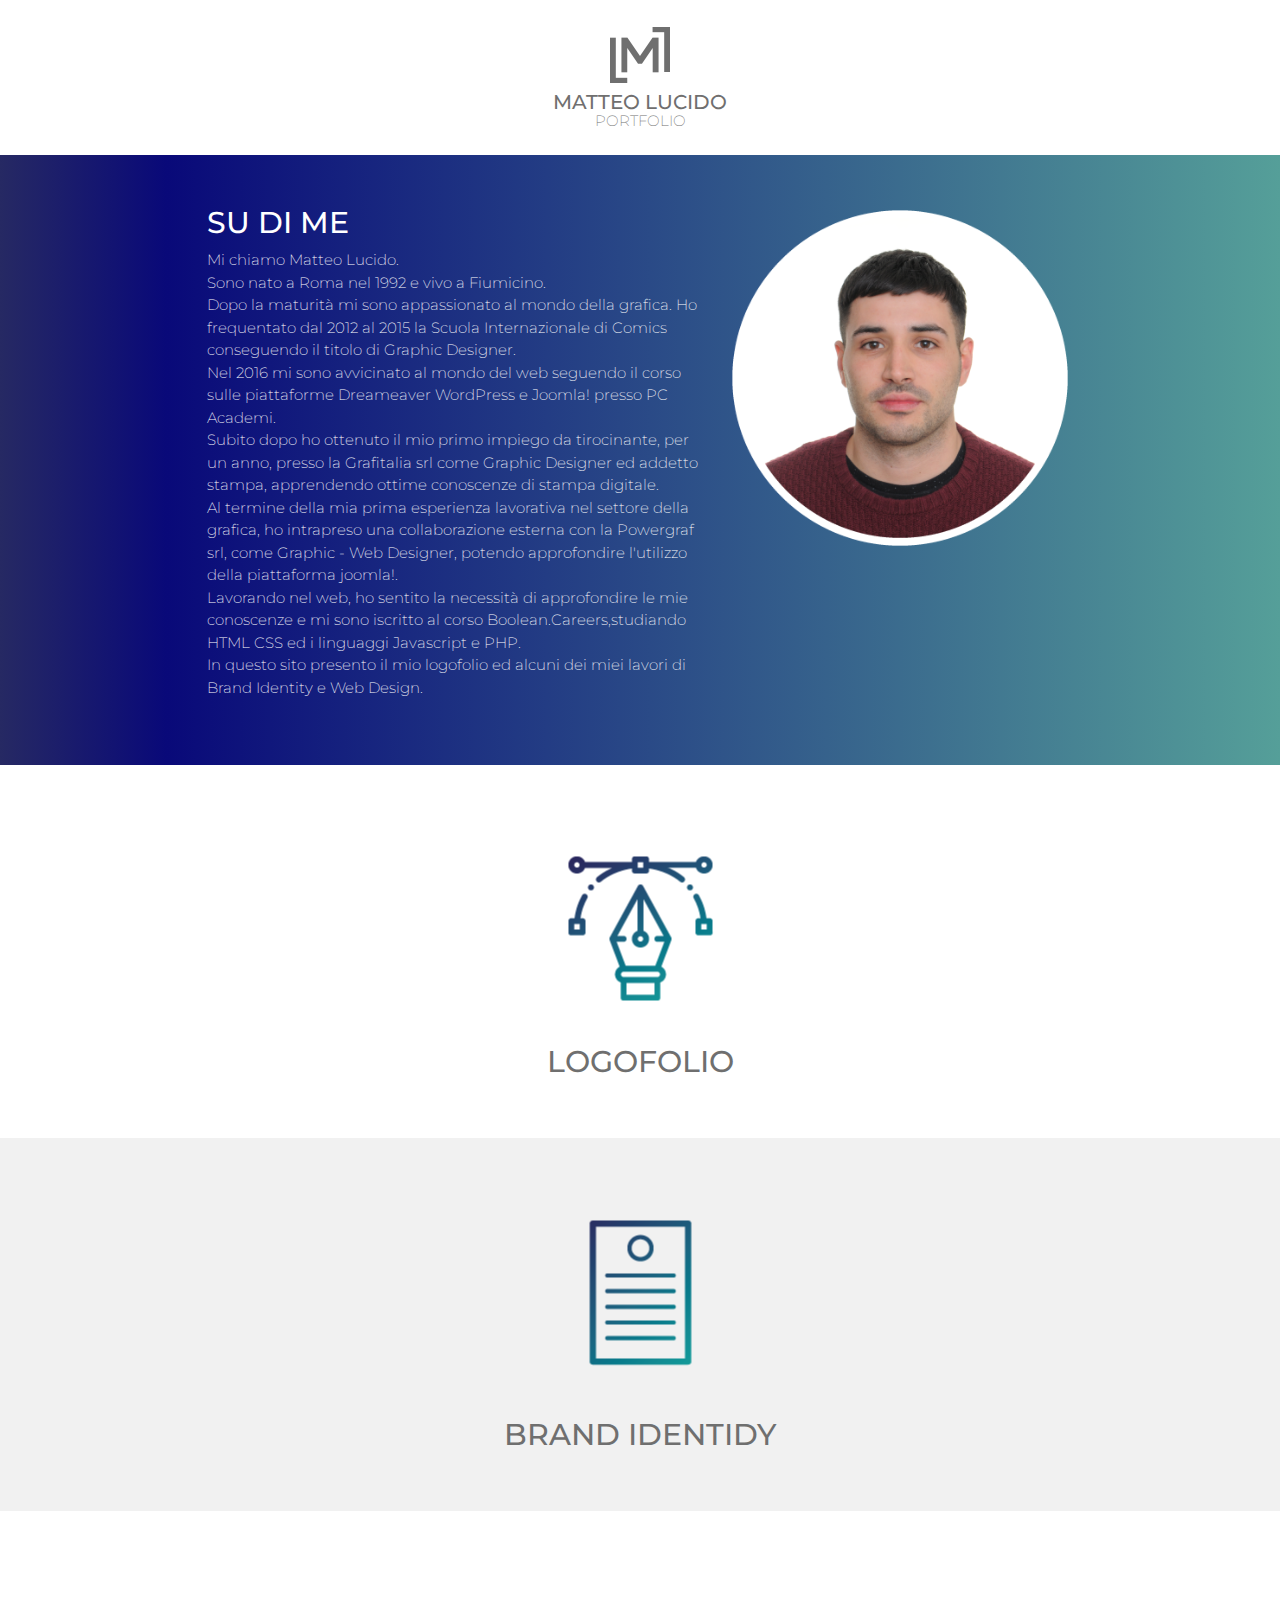
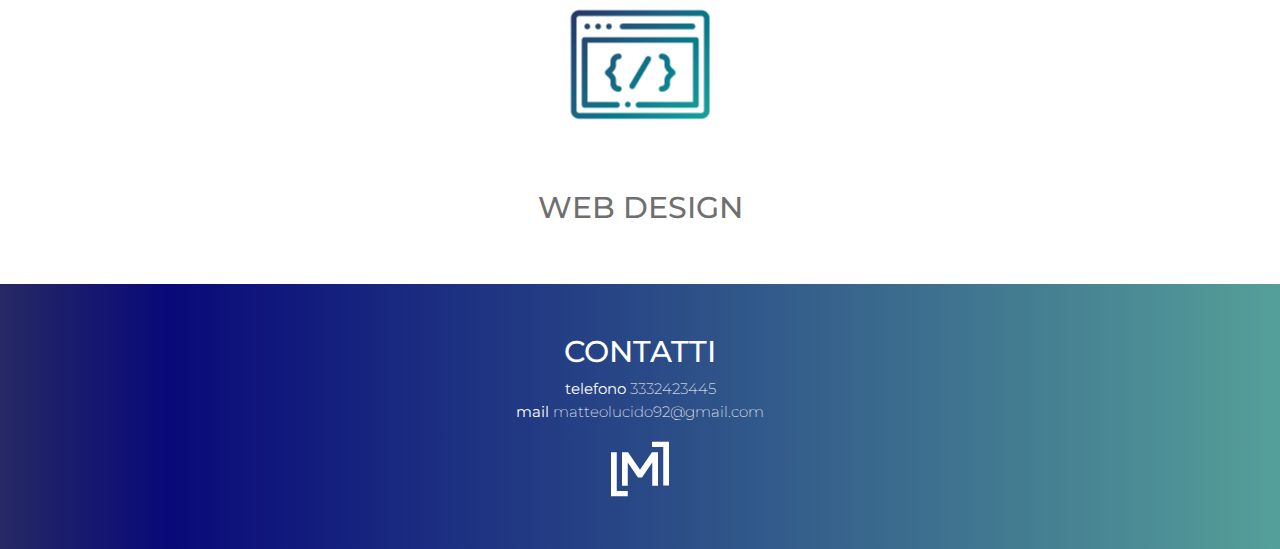
<file: index.html>
<!DOCTYPE html>
<html lang="en" dir="ltr">
  <head>
    <meta charset="utf-8">
    <title></title>
    <link href="https://fonts.googleapis.com/css?family=Montserrat:100,200,300,400,500,600,700,800" rel="stylesheet">
    <link rel="stylesheet" href="https://use.fontawesome.com/releases/v5.0.13/css/all.css" integrity="sha384-DNOHZ68U8hZfKXOrtjWvjxusGo9WQnrNx2sqG0tfsghAvtVlRW3tvkXWZh58N9jp" crossorigin="anonymous">
    <link rel="stylesheet" href="https://maxcdn.bootstrapcdn.com/bootstrap/4.0.0/css/bootstrap.min.css" integrity="sha384-Gn5384xqQ1aoWXA+058RXPxPg6fy4IWvTNh0E263XmFcJlSAwiGgFAW/dAiS6JXm" crossorigin="anonymous">
    <link rel="stylesheet" href="style.css">
    <title>Matteo Lucido Portfolio</title>
  </head>
  <body>
    <header>
      <div class="container-fluid logo">
        <div class="img_logo">
          <img src="img/logo.png">
        </div>
        <div class="text_logo">
          <h1>MATTEO LUCIDO</h1>
          <h4>PORTFOLIO</h4>
        </div>
      </div>
    </header>
    <div class="container-fluid jumbotrone">
      <div class="container jumbo">
        <div class="jumbotrone_text">
          <h1>SU DI ME</h1>
          <p>Mi chiamo Matteo Lucido.<br>Sono nato a Roma nel 1992 e vivo a Fiumicino.<br>Dopo la maturità mi sono appassionato al mondo della grafica. Ho frequentato dal 2012 al 2015 la Scuola Internazionale di Comics conseguendo il titolo di Graphic Designer.<br>
            Nel 2016 mi sono avvicinato al mondo del web seguendo il corso sulle piattaforme Dreameaver  WordPress e Joomla! presso PC Academi.<br>Subito dopo ho ottenuto il mio primo impiego da tirocinante, per un anno, presso la Grafitalia srl come Graphic Designer ed addetto stampa, apprendendo ottime conoscenze di stampa digitale.<br>
            Al termine della mia prima esperienza lavorativa nel settore della grafica, ho intrapreso una collaborazione esterna con la Powergraf srl, come Graphic - Web Designer, potendo approfondire l'utilizzo della piattaforma joomla!.<br>
            Lavorando nel web, ho sentito la necessità di approfondire le mie conoscenze e mi sono iscritto al corso Boolean.Careers,studiando HTML CSS ed i linguaggi Javascript e PHP.<br>
            In questo sito presento il mio logofolio ed alcuni dei miei lavori di Brand Identity e Web Design.
          </p>
        </div>
        <div class="jumbotrone_img">
          <img class="img_responsive" src="img/profilo.png">
        </div>
      </div>
    </div>
    <div class="portfolio">
      <div class="container-fluid content">
        <div class="container box">
          <div calss="box_img">
            <a href="logofolio.html">
              <img class="img_responsive" src="img/logofolio.png" onmouseover="this.src='img/logofolio2.png'" onmouseout="this.src='img/logofolio.png'" >
            </a>
          </div>
          <h1><a href="logofolio.html">LOGOFOLIO</a></h1>
        </div>
      </div>
      <div class="container-fluid content light_g">
        <div class="container box">
          <div calss="box_img">
            <a href="brand-identidy.html">
              <img class="img_responsive" src="img/brand-identidy.png" onmouseover="this.src='img/brand-identidy2.png'" onmouseout="this.src='img/brand-identidy.png'">
            </a>
          </div>
          <h1><a href="brand-identidy.html">BRAND IDENTIDY</a></h1>
        </div>
      </div>
      <div class="container-fluid content">
        <div class="container box">
          <div calss="box_img">
            <a href="web-design.html">
              <img class="img_responsive" src="img/webdesign.png" onmouseover="this.src='img/webdesign2.png'" onmouseout="this.src='img/webdesign.png'">
            </a>
          </div>
          <h1><a href="web-design.html">WEB DESIGN</a></h1>
        </div>
    </div>
    </div>
    <footer>
      <h1>CONTATTI</h1>
      <p><b>telefono</b> 3332423445<br><b>mail</b> matteolucido92@gmail.com</p>
      <img class="img_responsive" src="img/logo-white.png">
    </footer>
  </body>
</html>
</file>
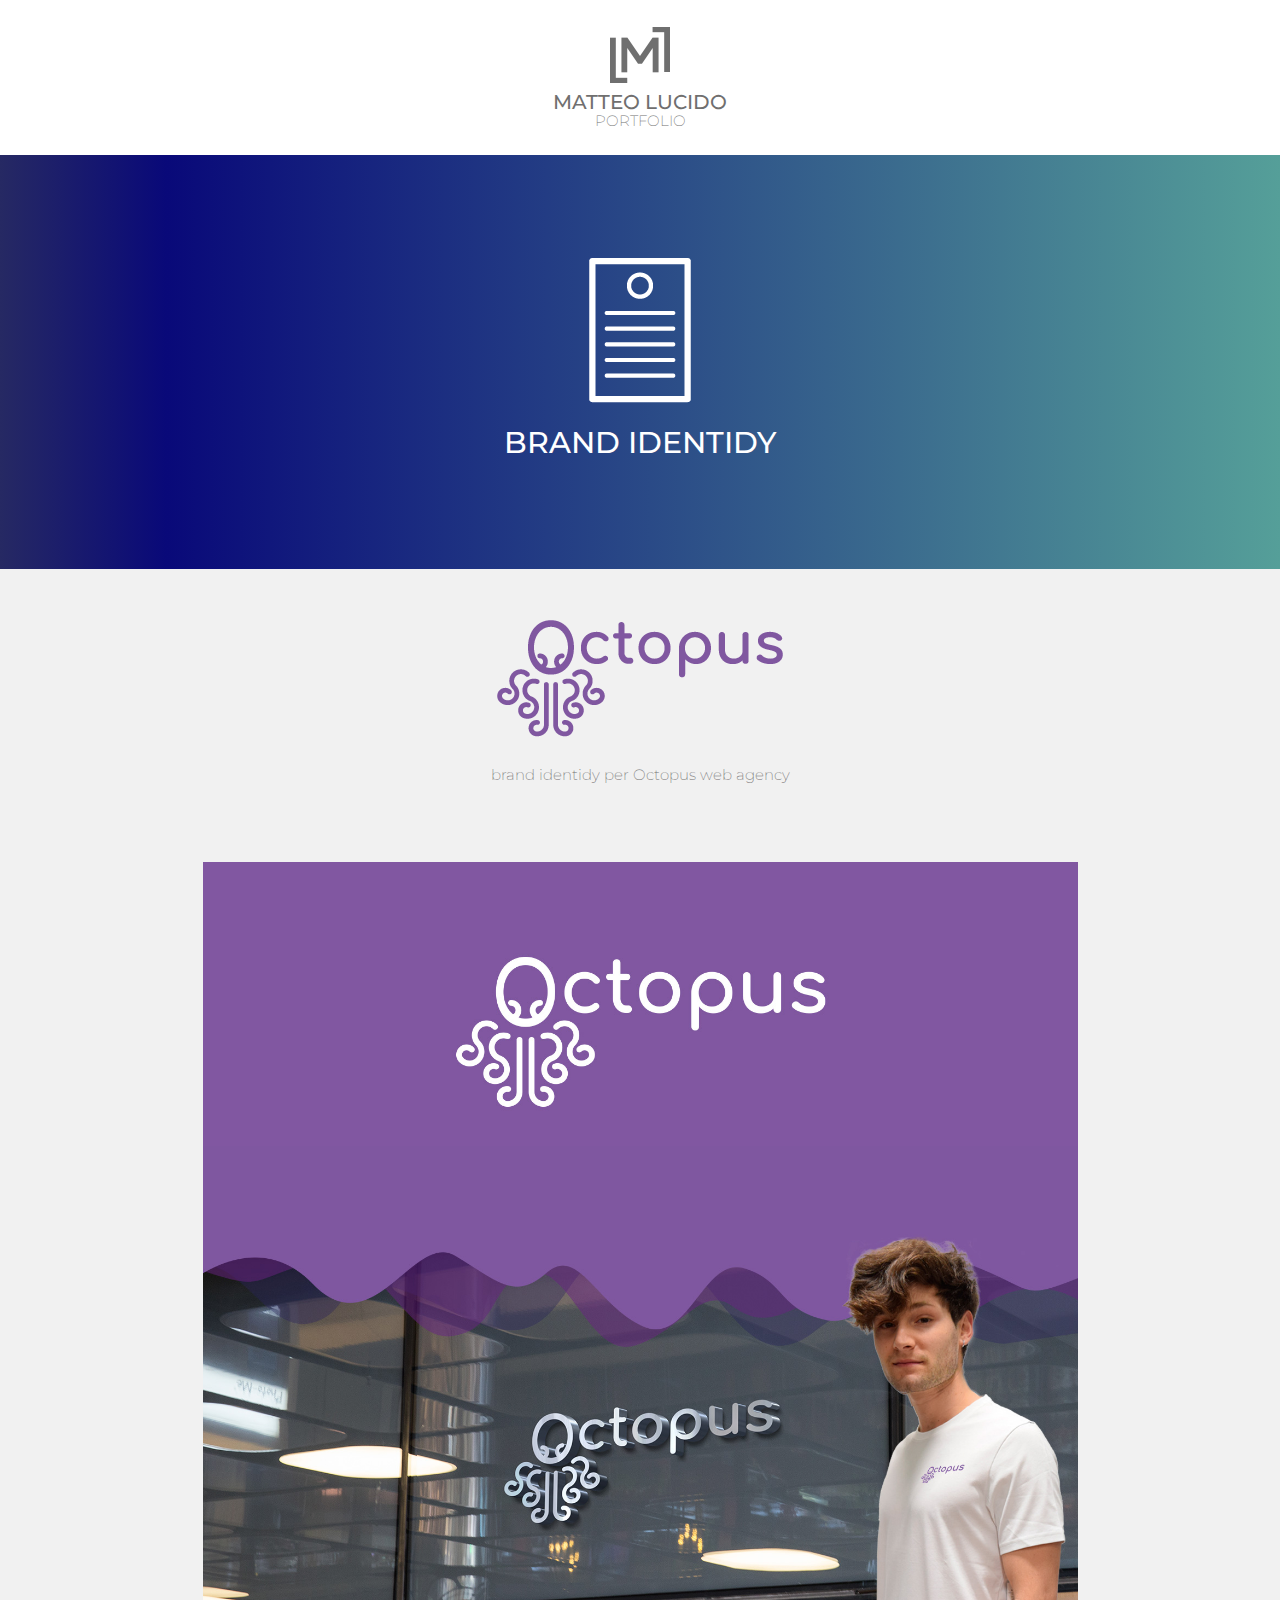
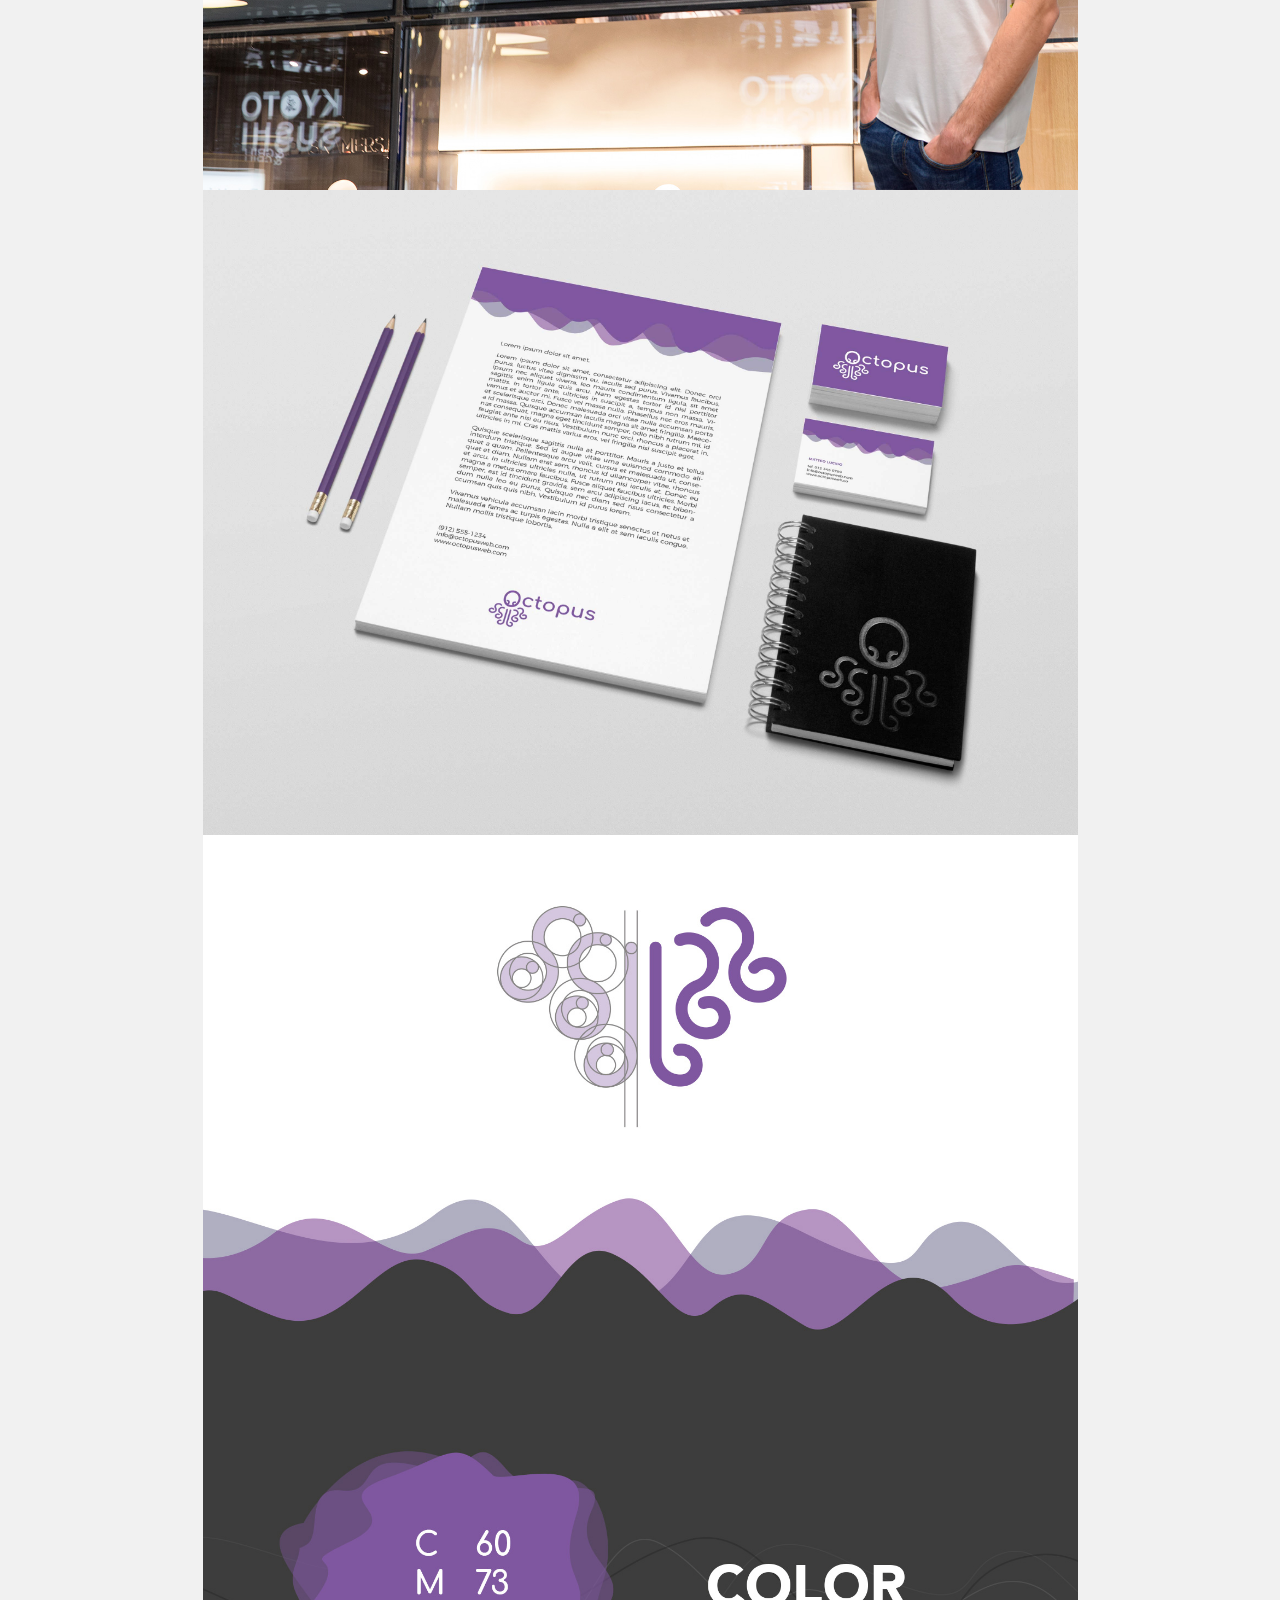
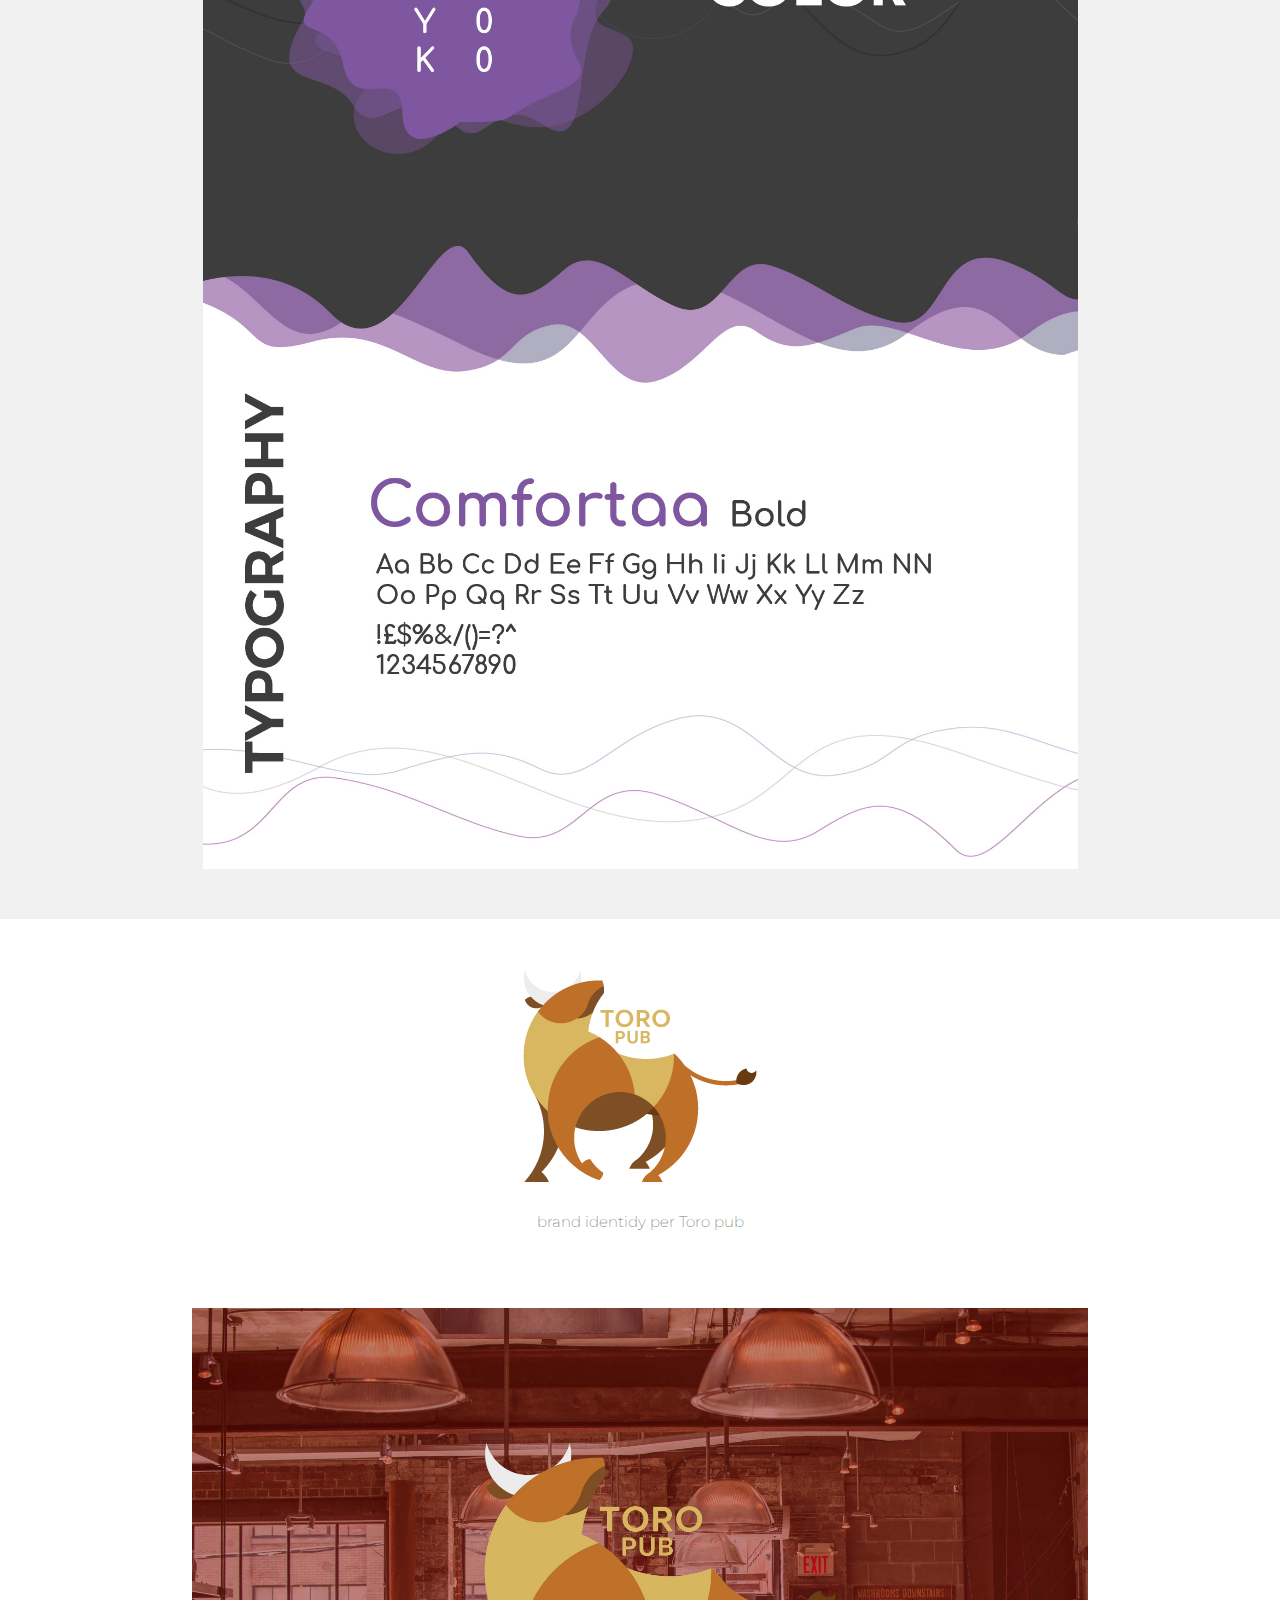
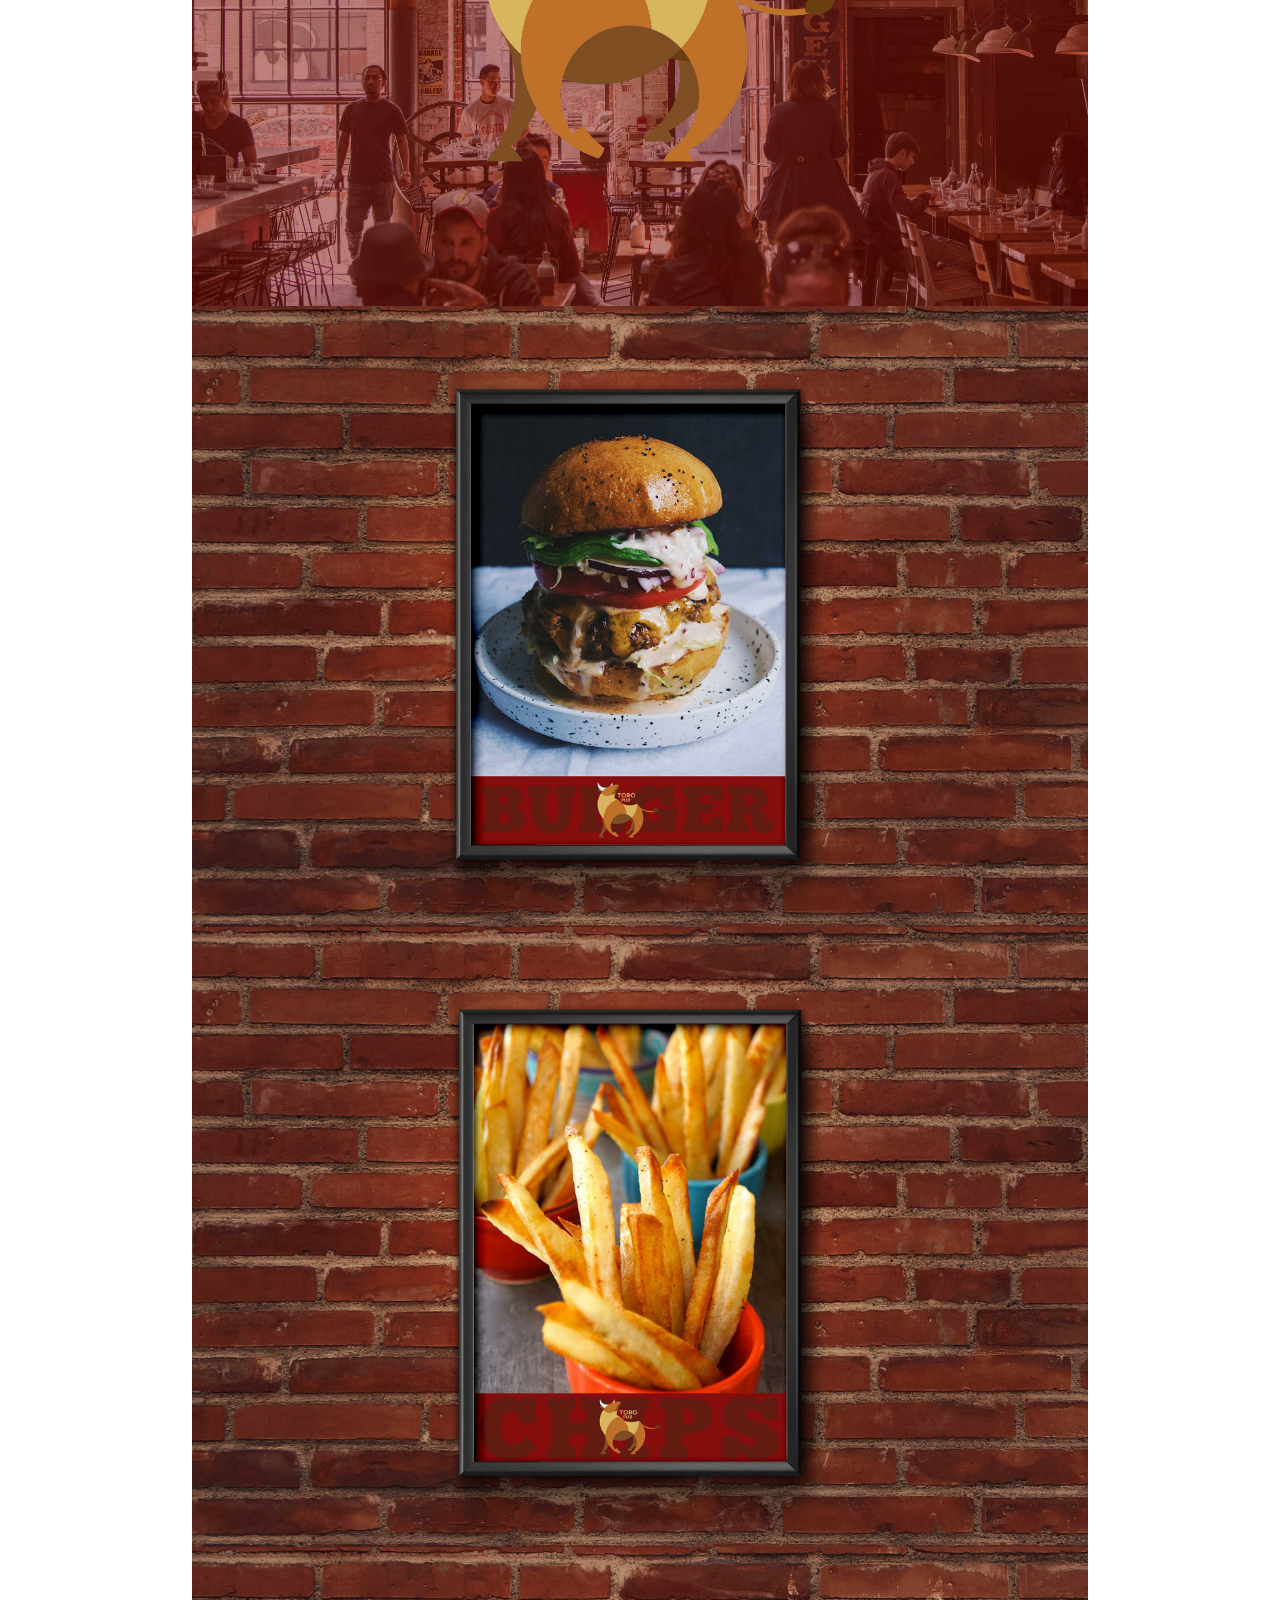
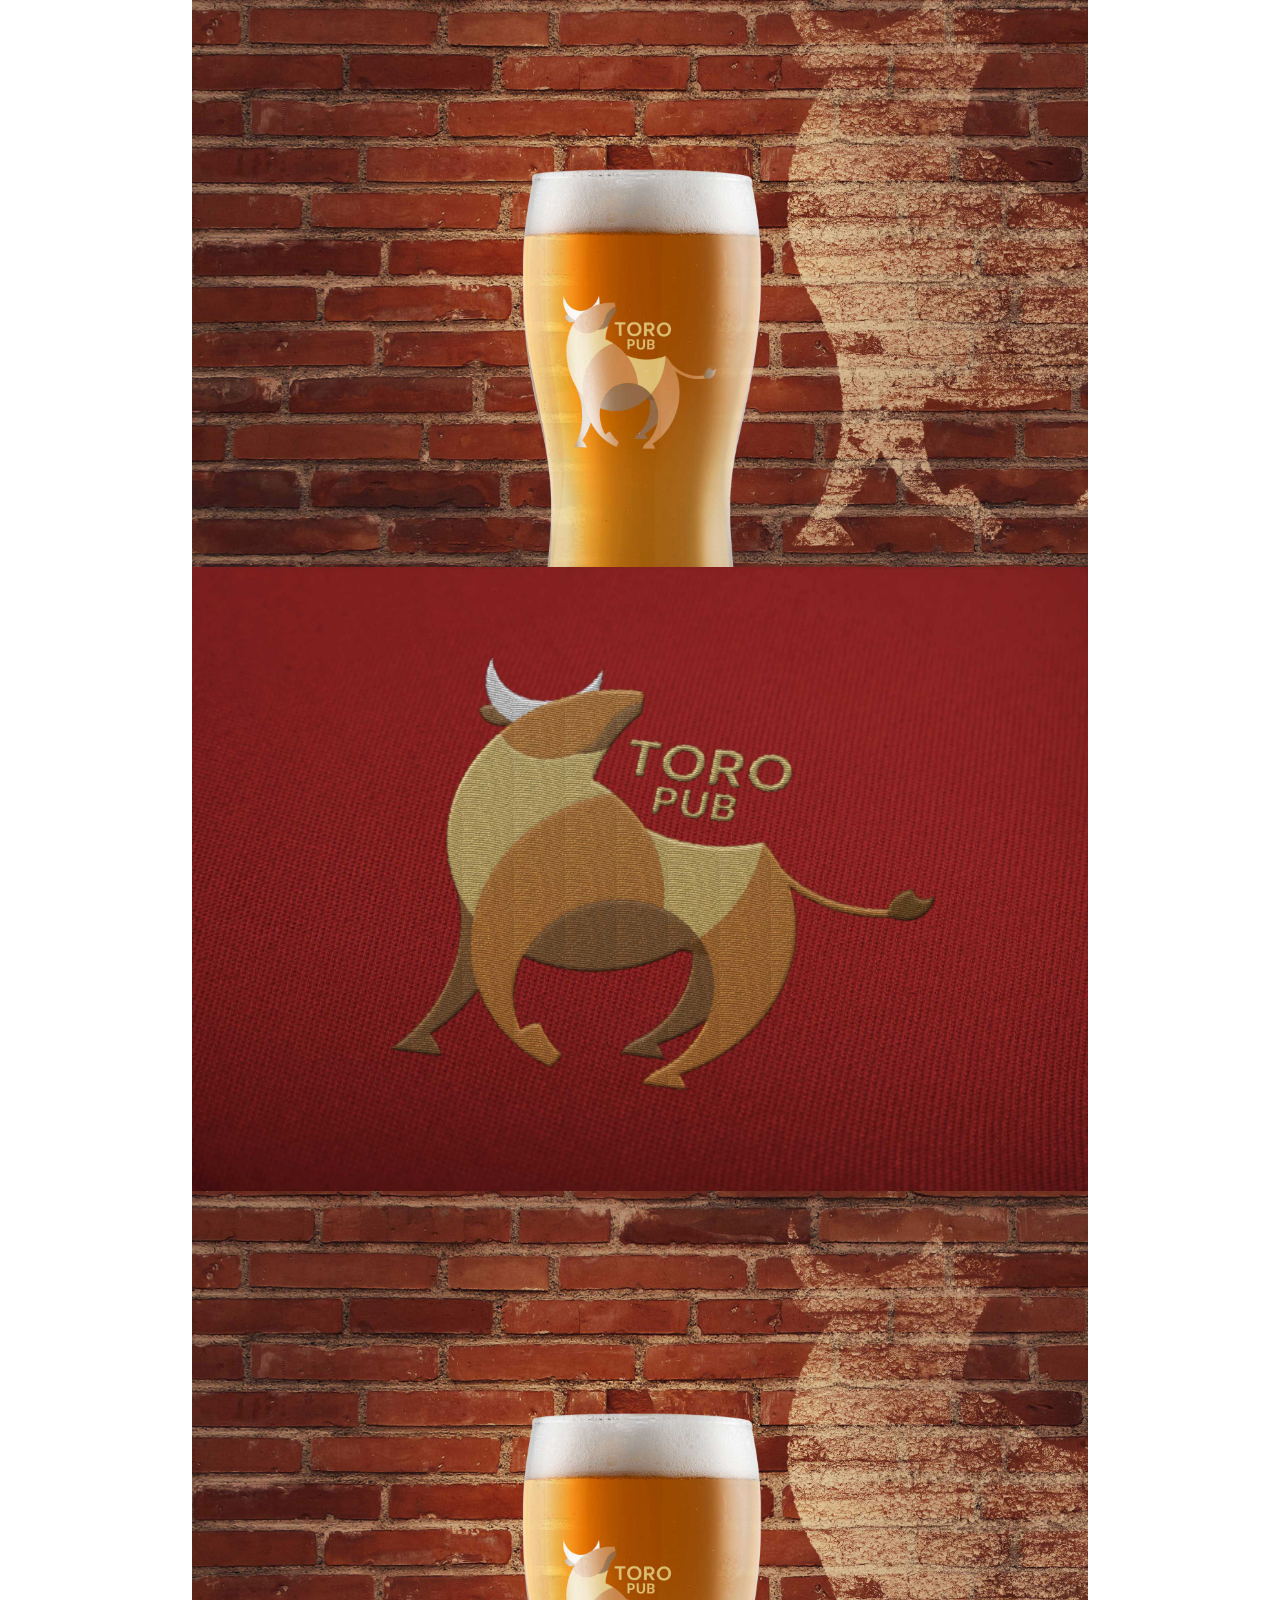
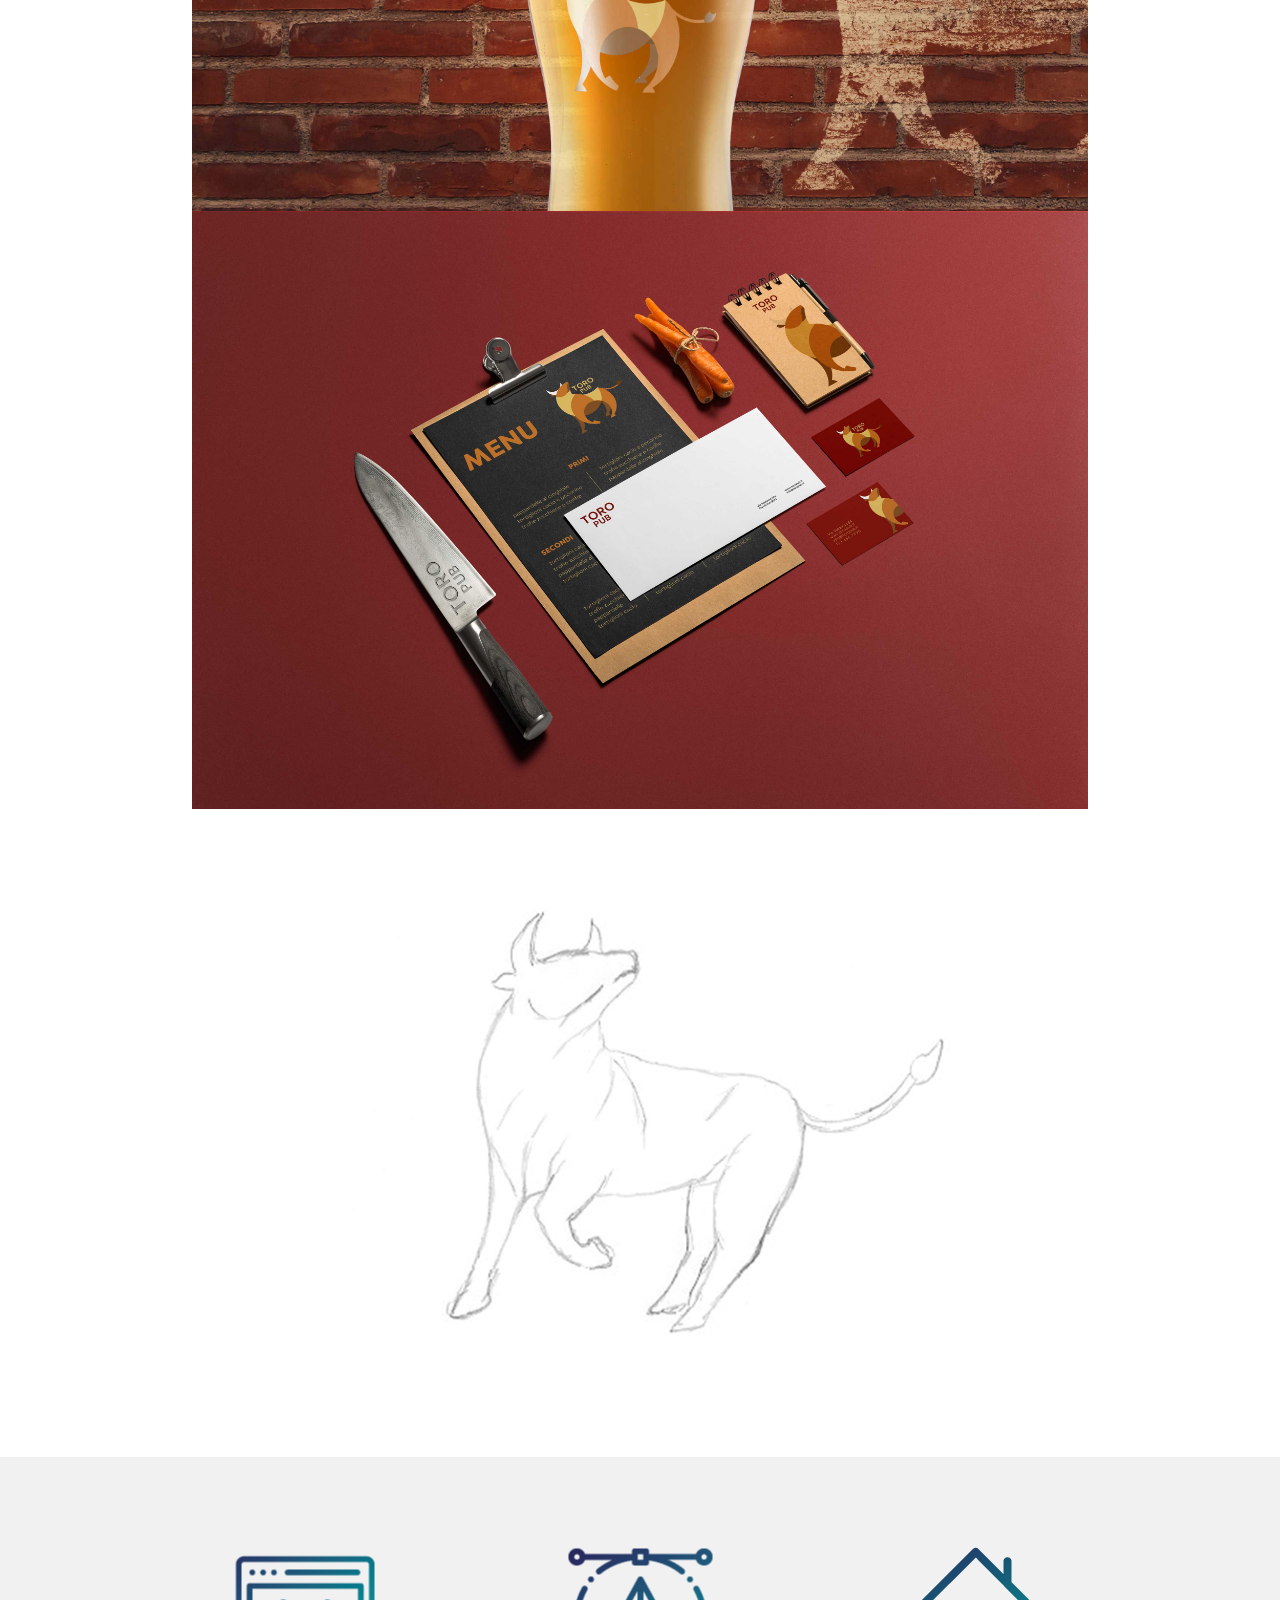
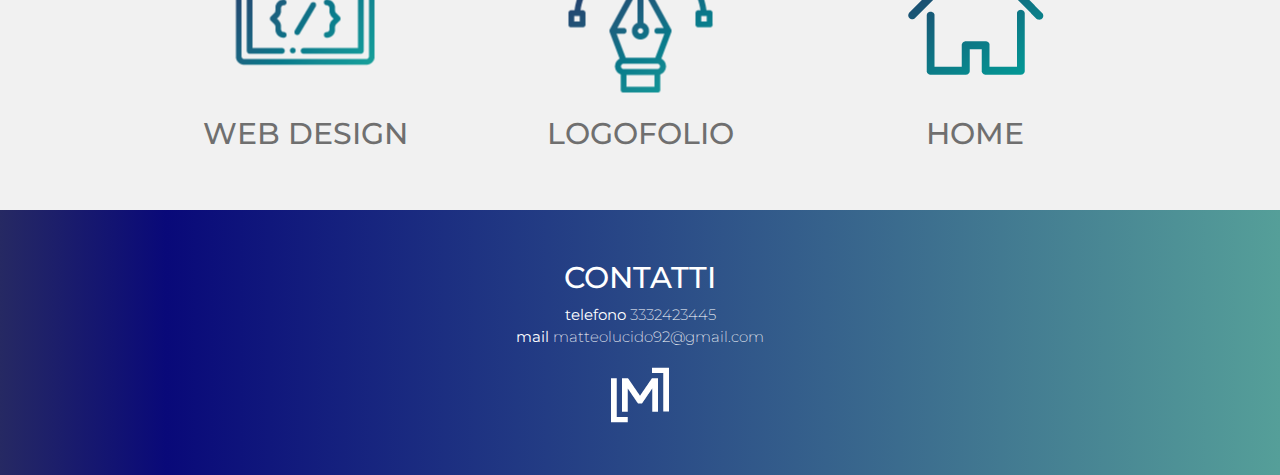
<file: brand-identidy.html>
<!DOCTYPE html>
<html lang="en" dir="ltr">
  <head>
    <meta charset="utf-8">
    <title></title>
    <link href="https://fonts.googleapis.com/css?family=Montserrat:100,200,300,400,500,600,700,800" rel="stylesheet">
    <link rel="stylesheet" href="https://use.fontawesome.com/releases/v5.0.13/css/all.css" integrity="sha384-DNOHZ68U8hZfKXOrtjWvjxusGo9WQnrNx2sqG0tfsghAvtVlRW3tvkXWZh58N9jp" crossorigin="anonymous">
    <link rel="stylesheet" href="https://maxcdn.bootstrapcdn.com/bootstrap/4.0.0/css/bootstrap.min.css" integrity="sha384-Gn5384xqQ1aoWXA+058RXPxPg6fy4IWvTNh0E263XmFcJlSAwiGgFAW/dAiS6JXm" crossorigin="anonymous">
    <link rel="stylesheet" href="style.css">
    <title>Matteo Lucido Brand Identidy</title>
  </head>
  <body>
    <header>
      <div class="container-fluid logo">
        <div class="img_logo">
          <a href="index.html">
            <img src="img/logo.png">
          </a>
        </div>
        <div class="text_logo">
          <h1>MATTEO LUCIDO</h1>
          <h4>PORTFOLIO</h4>
        </div>
      </div>
    </header>
    <div class="container-fluid jumbotrone">
      <div class="container">
        <div class="category logofolio">
          <div calss="box_img">
            <img class="img_responsive" src="img/brand-identidy-white.png">
          </div>
          <h1>BRAND IDENTIDY</h1>
        </div>
      </div>
    </div>
    <div class="container-fluid light_g">
      <div class="container logofolio">
        <div calss="loghi_img">
          <img class="img_responsive" src="img/loghi/octopus.png">
          <p id="last">brand identidy per Octopus web agency</p>
        </div>
      </div>
      <div class="container brand-identidy">
        <img class="img_responsive" src="img/brand-identidy/octopus/schermata-1.jpg">
        <img class="img_responsive" src="img/brand-identidy/octopus/schermata-2.jpg">
        <img class="img_responsive" src="img/brand-identidy/octopus/schermata-3.jpg">
        <img class="img_responsive" src="img/brand-identidy/octopus/schermata-5.jpg">
        <img class="img_responsive" src="img/brand-identidy/octopus/schermata-6.jpg">
        <img class="img_responsive" src="img/brand-identidy/octopus/schermata-7.jpg">
      </div>
    </div>
    <div class="container logofolio">
      <div calss="loghi_img">
        <img class="img_responsive" src="img/loghi/toro.png">
        <p id="last">brand identidy per Toro pub</p>
      </div>
    </div>
    <div class="container brand-identidy">
      <img class="img_responsive" src="img/brand-identidy/toro/1.jpg">
      <img class="img_responsive" src="img/brand-identidy/toro/2.jpg">
      <img class="img_responsive" src="img/brand-identidy/toro/3.jpg">
      <img class="img_responsive" src="img/brand-identidy/toro/7.jpg">
      <img class="img_responsive" src="img/brand-identidy/toro/6.jpg">
      <img class="img_responsive" src="img/brand-identidy/toro/7.jpg">
      <img class="img_responsive" src="img/brand-identidy/toro/9.jpg">
      <img class="img_responsive" src="img/brand-identidy/toro/toro.gif">
    </div>
    <div class="container-fluid light_g">
      <div class="nav">
        <div class="nav_box">
          <div calss="nav_img">
            <a href="web-design.html">
              <img class="img_responsive" src="img/webdesign.png" onmouseover="this.src='img/webdesign-white2.png'" onmouseout="this.src='img/webdesign.png'" >
            </a>
          </div>
          <h1><a href="web-design.html">WEB DESIGN</a></h1>
        </div>
        <div class="nav_box">
          <div calss="nav_img">
            <a href="logofolio.html">
              <img class="img_responsive" src="img/logofolio.png" onmouseover="this.src='img/logofolio-white2.png'" onmouseout="this.src='img/logofolio.png'" >
            </a>
          </div>
          <h1><a href="logofolio.html">LOGOFOLIO</a></h1>
        </div>
        <div class="nav_box">
          <div calss="nav_img">
            <a href="index.html">
              <img class="img_responsive" src="img/home.png" onmouseover="this.src='img/home-white.png'" onmouseout="this.src='img/home.png'" >
            </a>
          </div>
          <h1><a href="index.html">HOME</a></h1>
        </div>
      </div>
      </div>
    </div>
    <footer>
      <h1>CONTATTI</h1>
      <p><b>telefono</b> 3332423445<br><b>mail</b> matteolucido92@gmail.com</p>
      <img class="img_responsive" src="img/logo-white.png">
    </footer>
  </body>
</html>
</file>
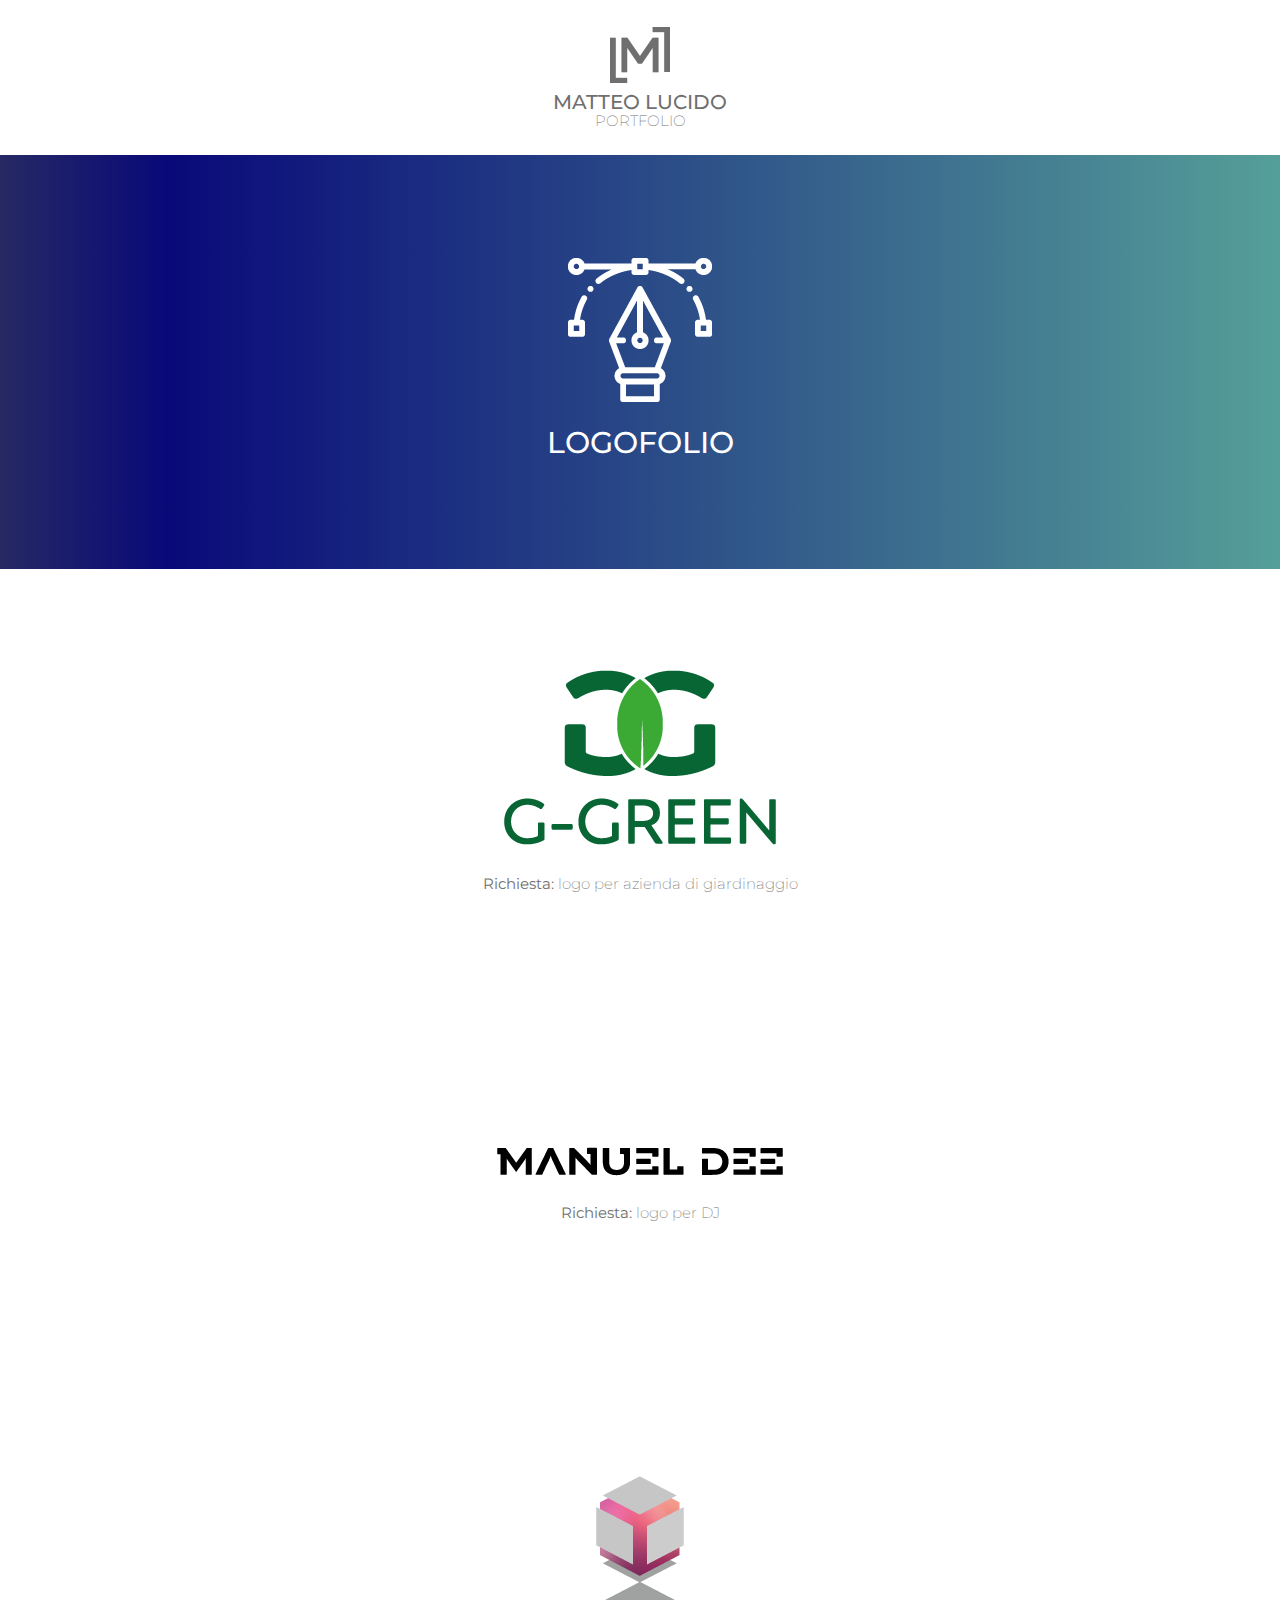
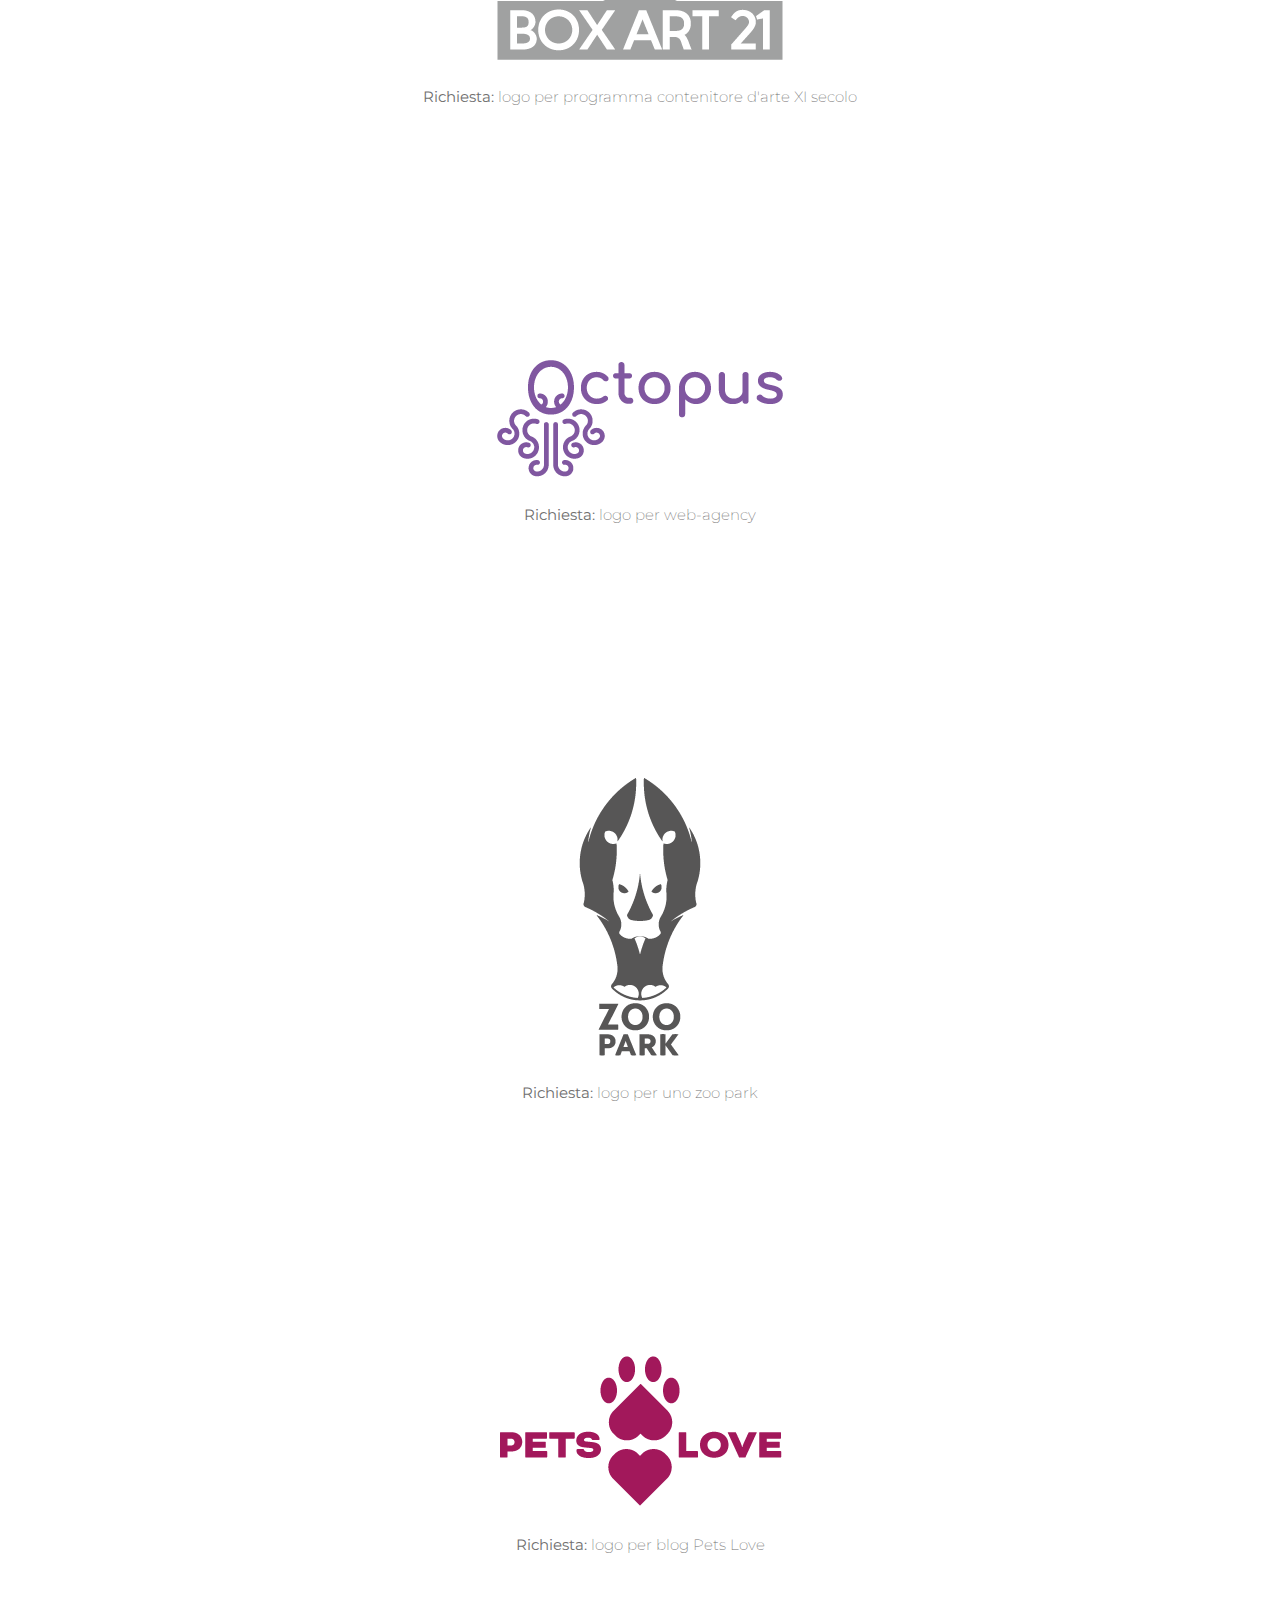
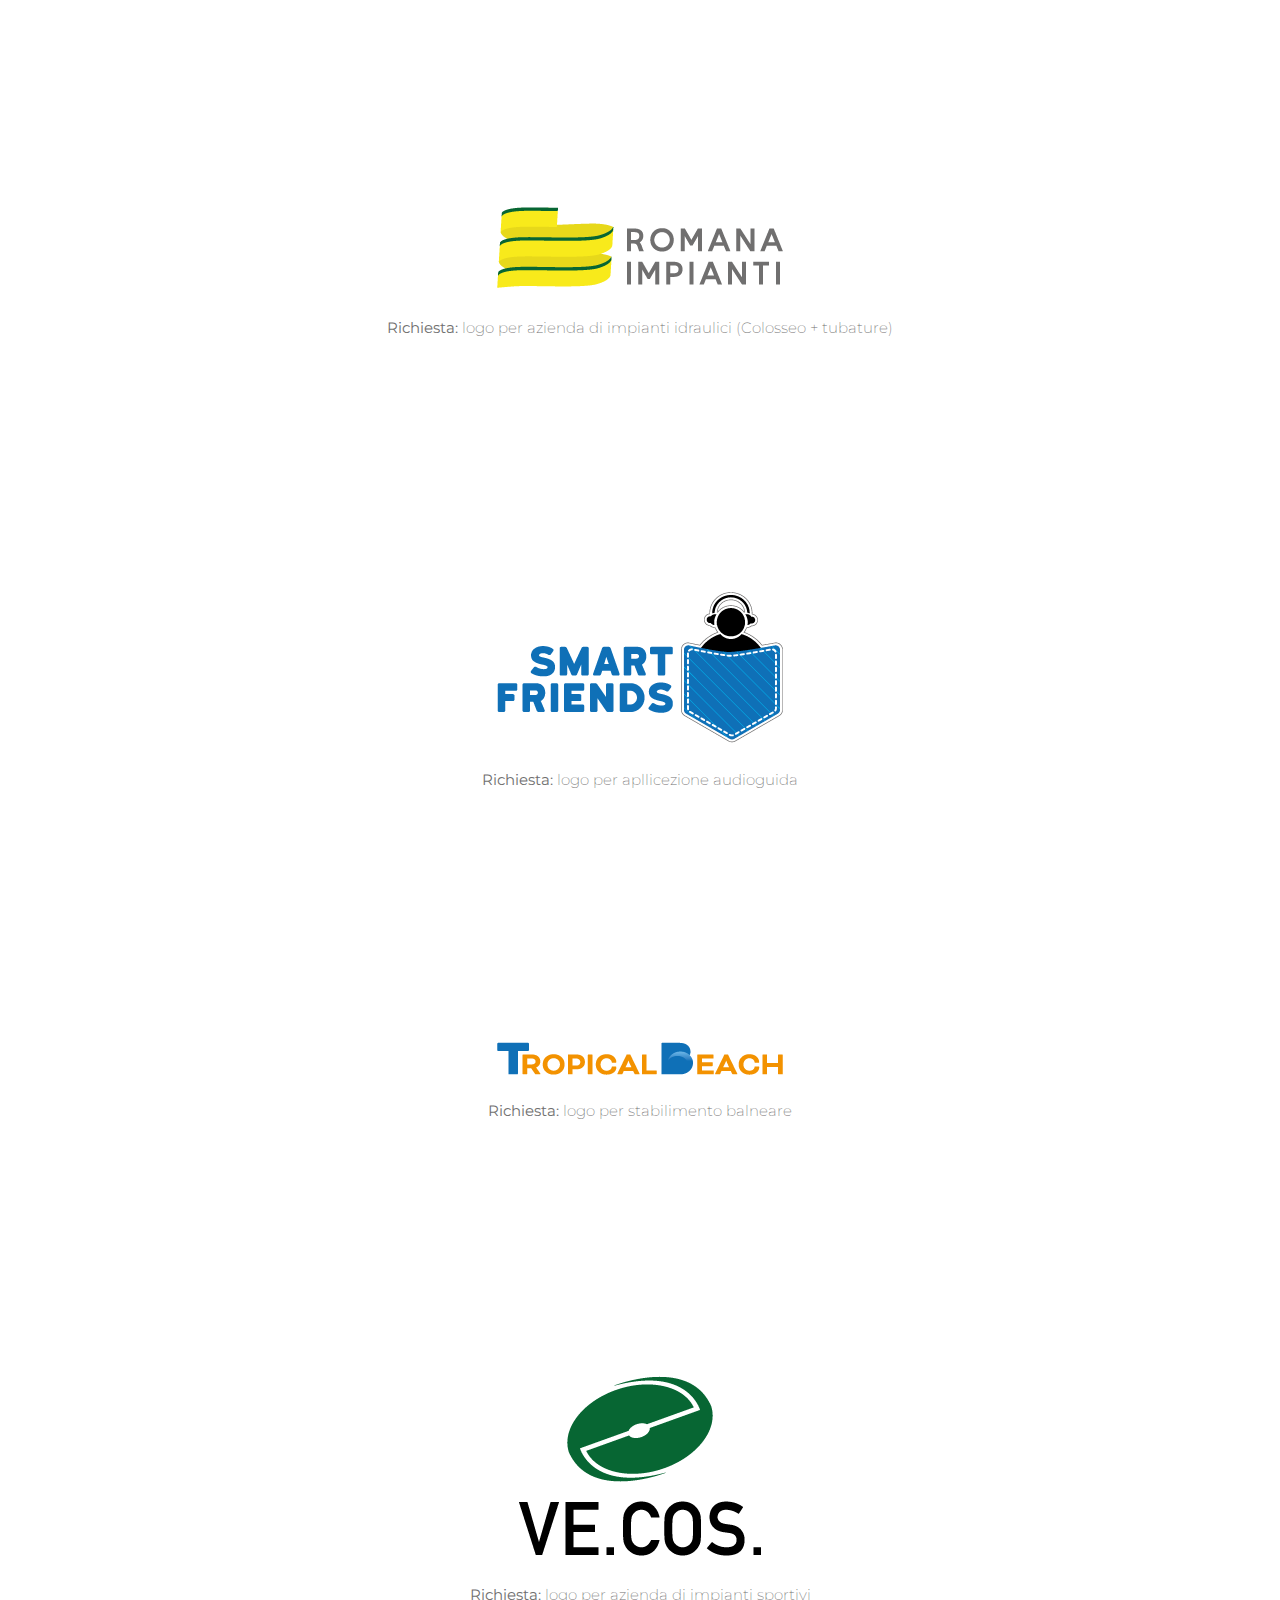
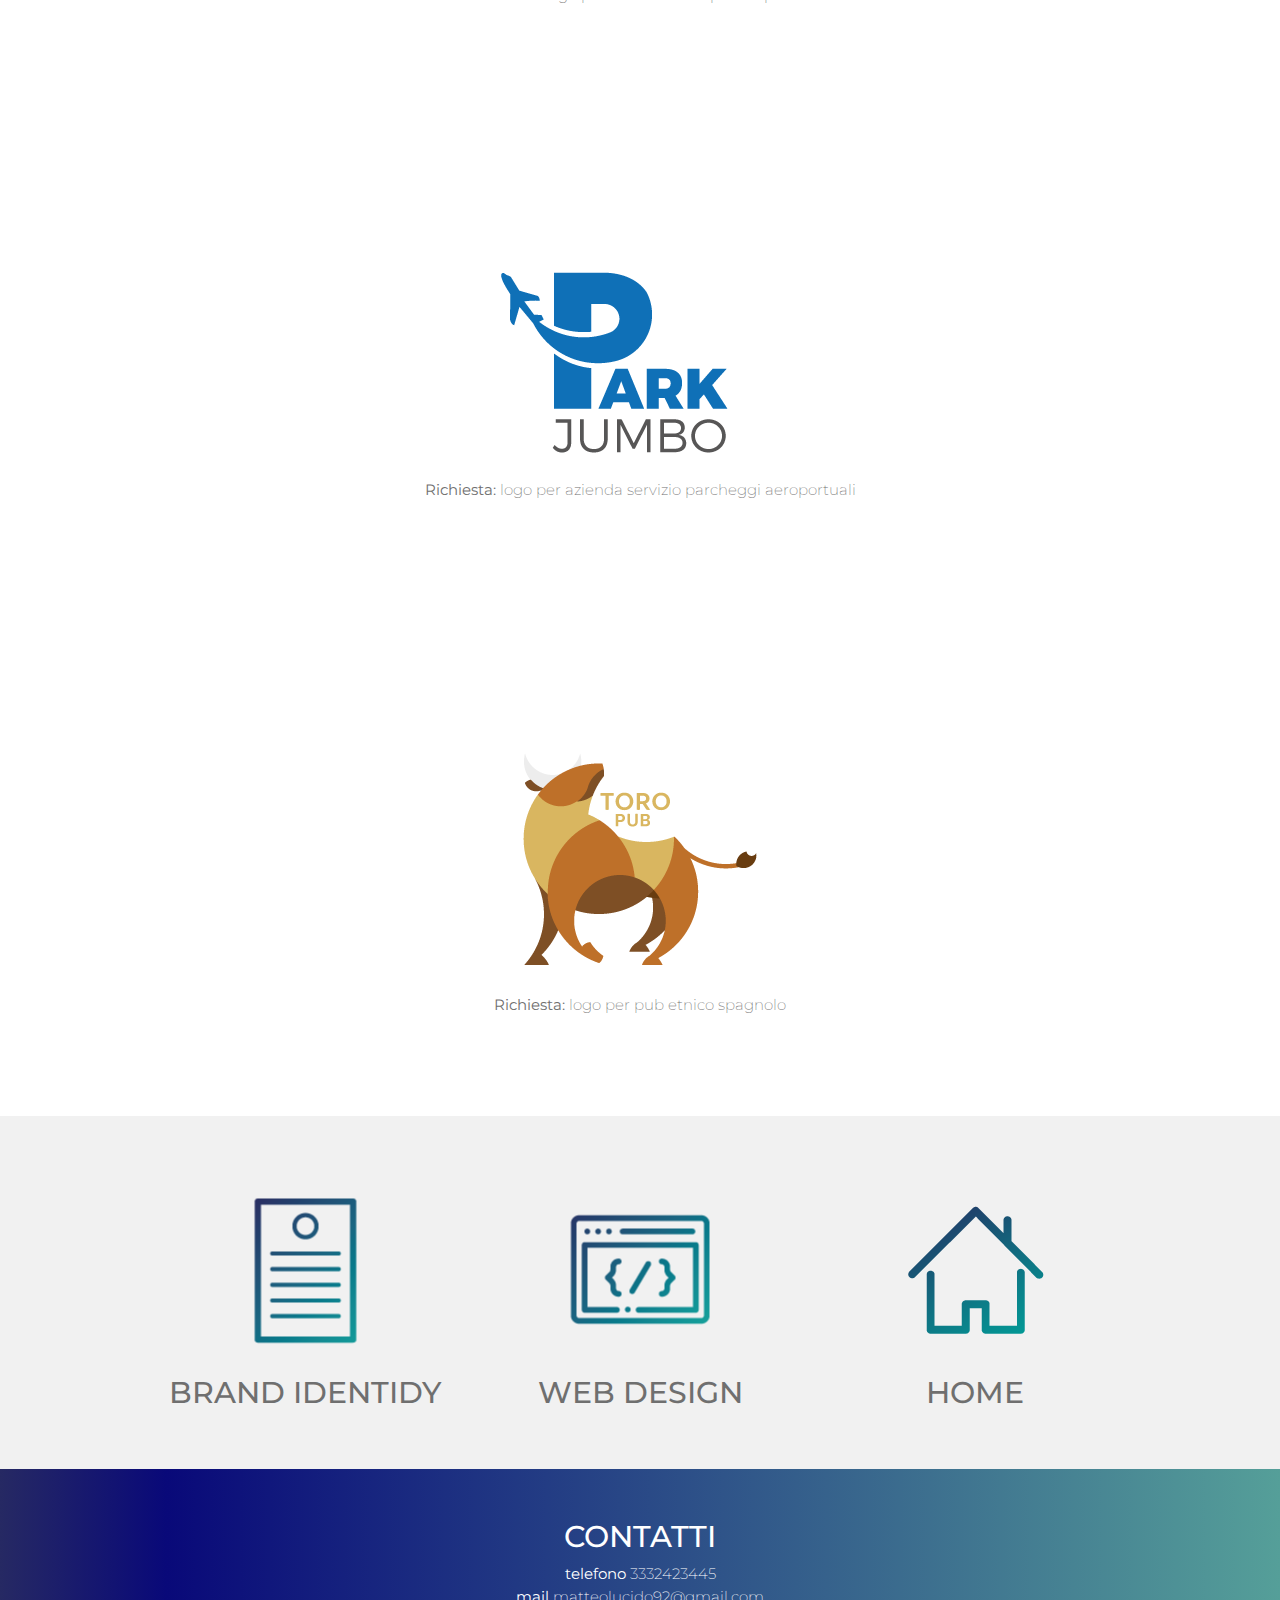
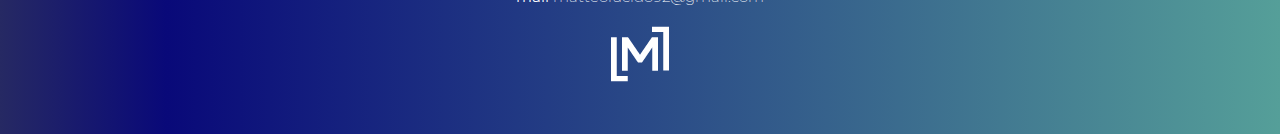
<file: logofolio.html>
<!DOCTYPE html>
<html lang="en" dir="ltr">
  <head>
    <meta charset="utf-8">
    <title></title>
    <link href="https://fonts.googleapis.com/css?family=Montserrat:100,200,300,400,500,600,700,800" rel="stylesheet">
    <link rel="stylesheet" href="https://use.fontawesome.com/releases/v5.0.13/css/all.css" integrity="sha384-DNOHZ68U8hZfKXOrtjWvjxusGo9WQnrNx2sqG0tfsghAvtVlRW3tvkXWZh58N9jp" crossorigin="anonymous">
    <link rel="stylesheet" href="https://maxcdn.bootstrapcdn.com/bootstrap/4.0.0/css/bootstrap.min.css" integrity="sha384-Gn5384xqQ1aoWXA+058RXPxPg6fy4IWvTNh0E263XmFcJlSAwiGgFAW/dAiS6JXm" crossorigin="anonymous">
    <link rel="stylesheet" href="style.css">
    <title>Matteo Lucido logofolio</title>
  </head>
  <body>
    <header>
      <div class="container-fluid logo">
        <div class="img_logo">
          <a href="index.html">
            <img src="img/logo.png">
          </a>
        </div>
        <div class="text_logo">
          <h1>MATTEO LUCIDO</h1>
          <h4>PORTFOLIO</h4>
        </div>
      </div>
    </header>
    <div class="container-fluid jumbotrone">
      <div class="container">
        <div class="category logofolio">
          <div calss="box_img">
            <img class="img_responsive" src="img/logofolio-white.png">
          </div>
          <h1>LOGOFOLIO</h1>
        </div>
      </div>
    </div>
    <div class="container-fluid content">
      <div class="container logofolio">
        <div calss="loghi_img">
          <img class="img_responsive" src="img/loghi/ggreen.png">
          <p><b>Richiesta:</b> logo per azienda di giardinaggio</p>
        </div>
        <div calss="loghi_img">
          <img class="img_responsive" src="img/loghi/manueldee.png">
          <p><b>Richiesta:</b> logo per DJ</p>
        </div>
        <div calss="loghi_img">
          <img class="img_responsive" src="img/loghi/boxart.png">
          <p><b>Richiesta:</b> logo per programma contenitore d'arte XI secolo</p>
        </div>
        <div calss="loghi_img">
          <img class="img_responsive" src="img/loghi/octopus.png">
          <p><b>Richiesta:</b> logo per web-agency</p>
        </div>
        <div calss="loghi_img">
          <img class="img_responsive" src="img/loghi/zoopark.png">
          <p><b>Richiesta:</b> logo per uno zoo park</p>
        </div>
        <div calss="loghi_img">
          <img class="img_responsive" src="img/loghi/petslove.png">
          <p><b>Richiesta:</b> logo per blog Pets Love</p>
        </div>
        <div calss="loghi_img">
          <img class="img_responsive" src="img/loghi/romanaimpianti.png">
          <p><b>Richiesta:</b> logo per azienda di impianti idraulici (Colosseo + tubature)</p>
        </div>
        <div calss="loghi_img">
          <img class="img_responsive" src="img/loghi/smartfriends.png">
          <p><b>Richiesta:</b> logo per apllicezione audioguida</p>
        </div>
        <div calss="loghi_img">
          <img class="img_responsive" src="img/loghi/tropicalbeach.png">
          <p><b>Richiesta:</b> logo per stabilimento balneare</p>
        </div>
        <div calss="loghi_img">
          <img class="img_responsive" src="img/loghi/vecos.png">
          <p><b>Richiesta:</b> logo per azienda di impianti sportivi</p>
        </div>
        <div calss="loghi_img">
          <img class="img_responsive" src="img/loghi/parkjumbo.png">
          <p><b>Richiesta:</b> logo per azienda servizio parcheggi aeroportuali</p>
        </div>
        <div calss="loghi_img">
          <img class="img_responsive" src="img/loghi/toro.png">
          <p id="last"><b>Richiesta:</b> logo per pub etnico spagnolo</p>
        </div>
      </div>
    </div>
    <div class="container-fluid light_g">
      <div class="nav">
        <div class="nav_box">
          <div calss="nav_img">
            <a href="brand-identidy.html">
              <img class="img_responsive" src="img/brand-identidy.png" onmouseover="this.src='img/brand-identidy2.png'" onmouseout="this.src='img/brand-identidy.png'">
            </a>
          </div>
          <h1><a href="brand-identidy.html">BRAND IDENTIDY</a></h1>
        </div>
        <div class="nav_box">
          <div calss="nav_img">
            <a href="web-design.html">
              <img class="img_responsive" src="img/webdesign.png" onmouseover="this.src='img/webdesign-white2.png'" onmouseout="this.src='img/webdesign.png'" >
            </a>
          </div>
          <h1><a href="web-design.html">WEB DESIGN</a></h1>
        </div>
        <div class="nav_box">
          <div calss="nav_img">
            <a href="index.html">
              <img class="img_responsive" src="img/home.png" onmouseover="this.src='img/home-white.png'" onmouseout="this.src='img/home.png'">
            </a>
          </div>
          <h1><a href="index.html">HOME</a></h1>
        </div>
      </div>
      </div>
    </div>
    <footer>
      <h1>CONTATTI</h1>
      <p><b>telefono</b> 3332423445<br><b>mail</b> matteolucido92@gmail.com</p>
      <img class="img_responsive" src="img/logo-white.png">
    </footer>
  </body>
</html>
</file>
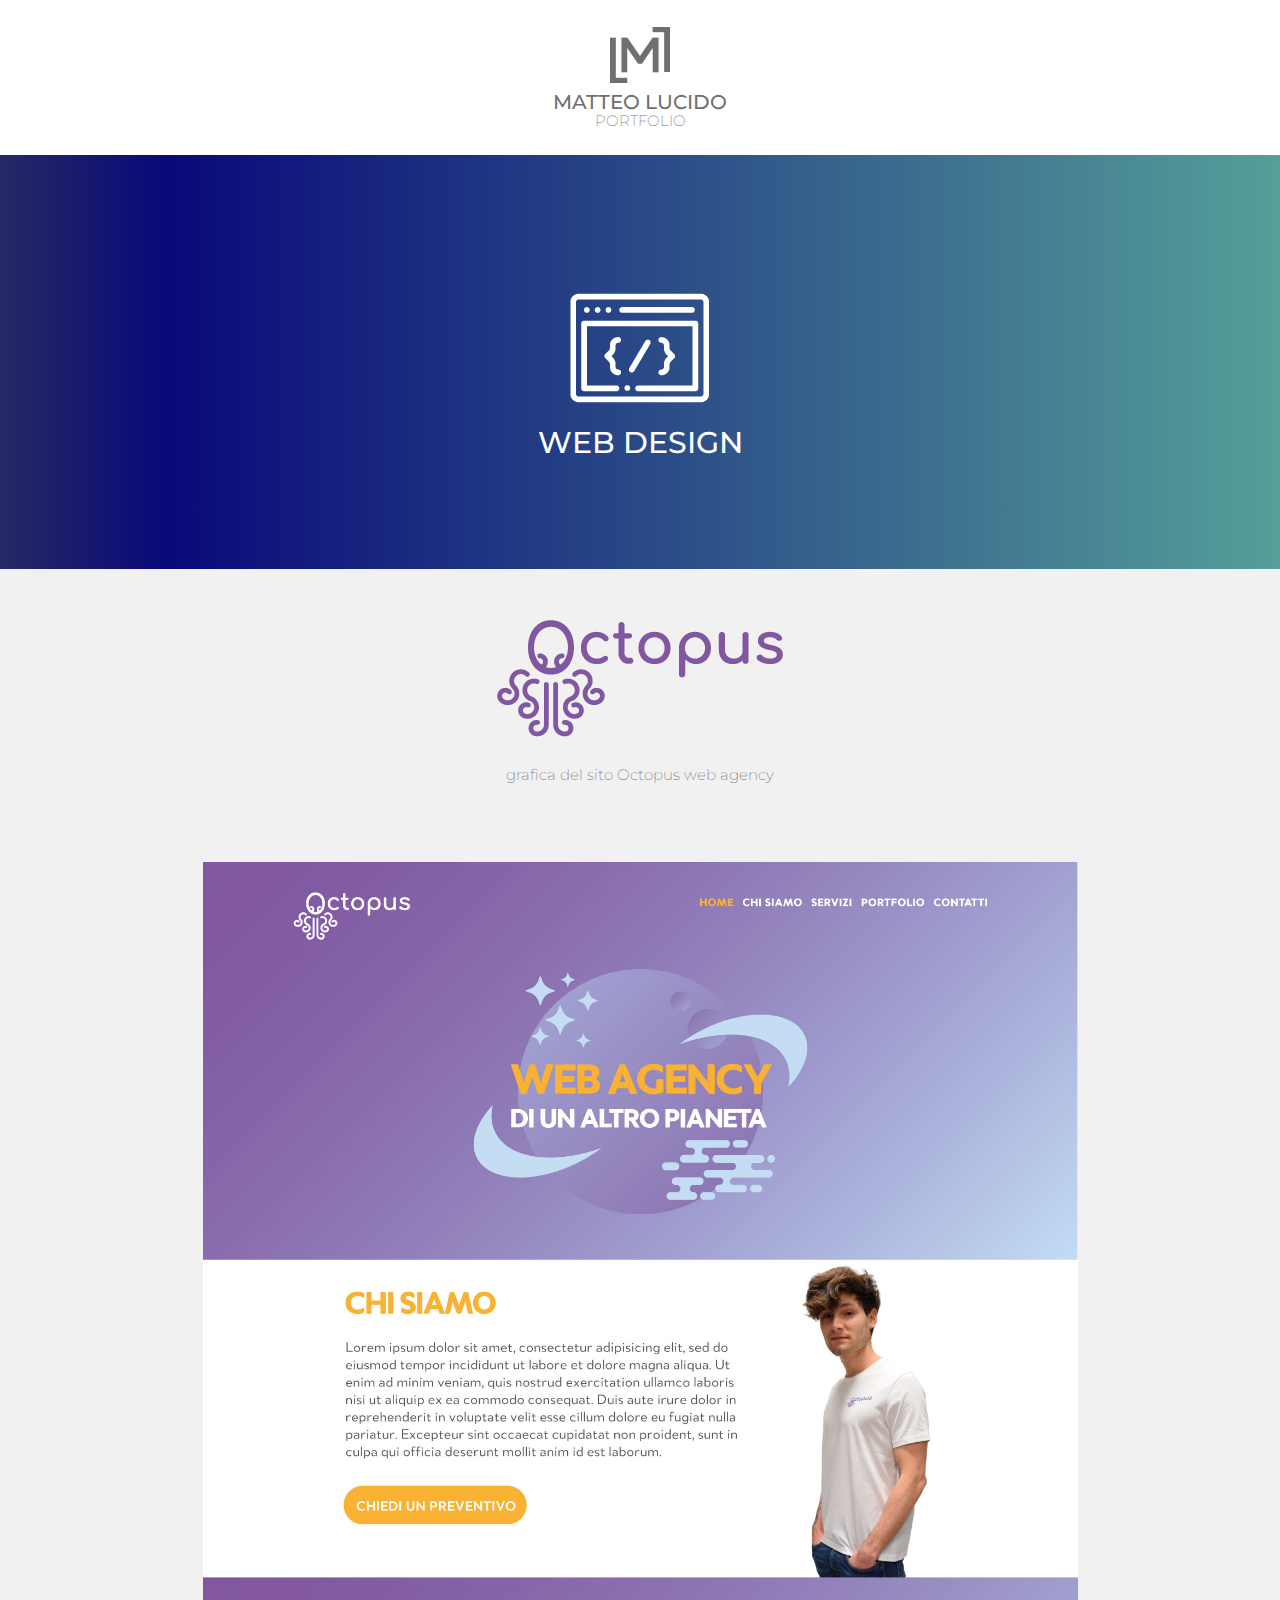
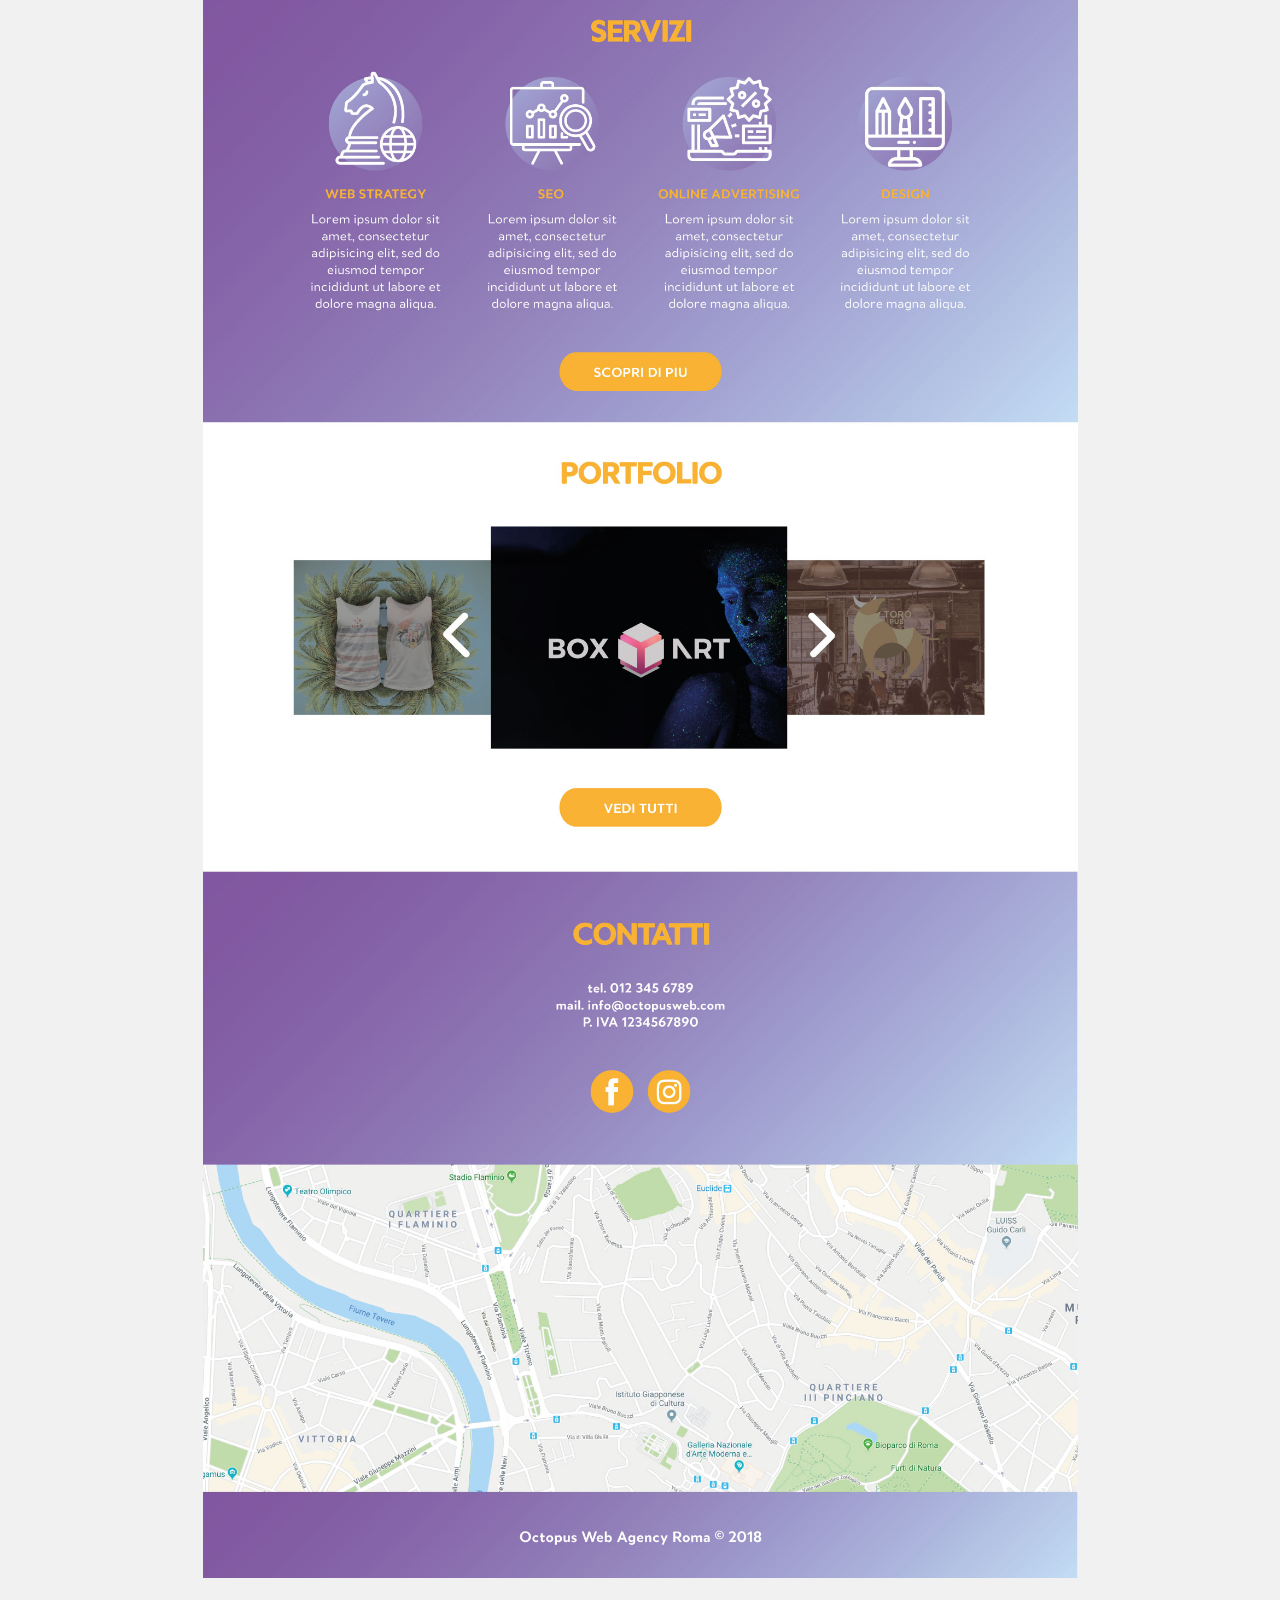
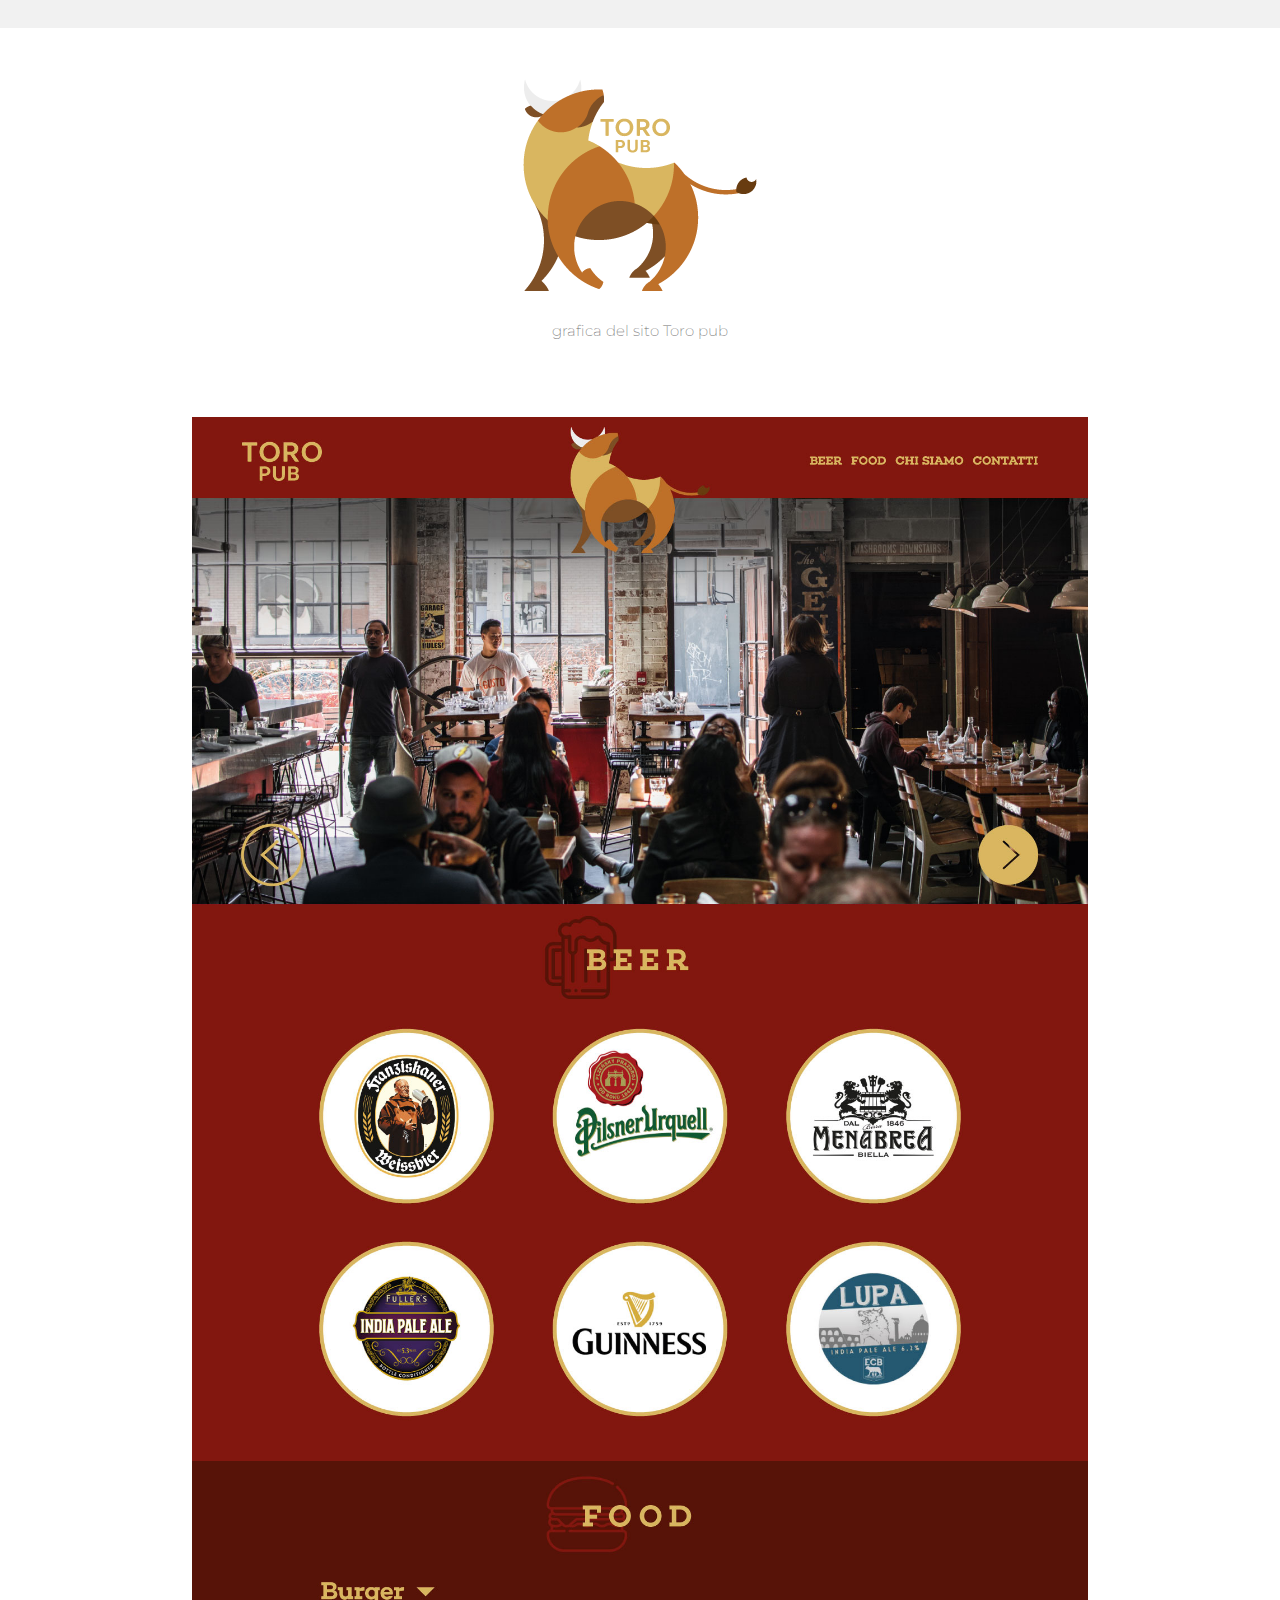
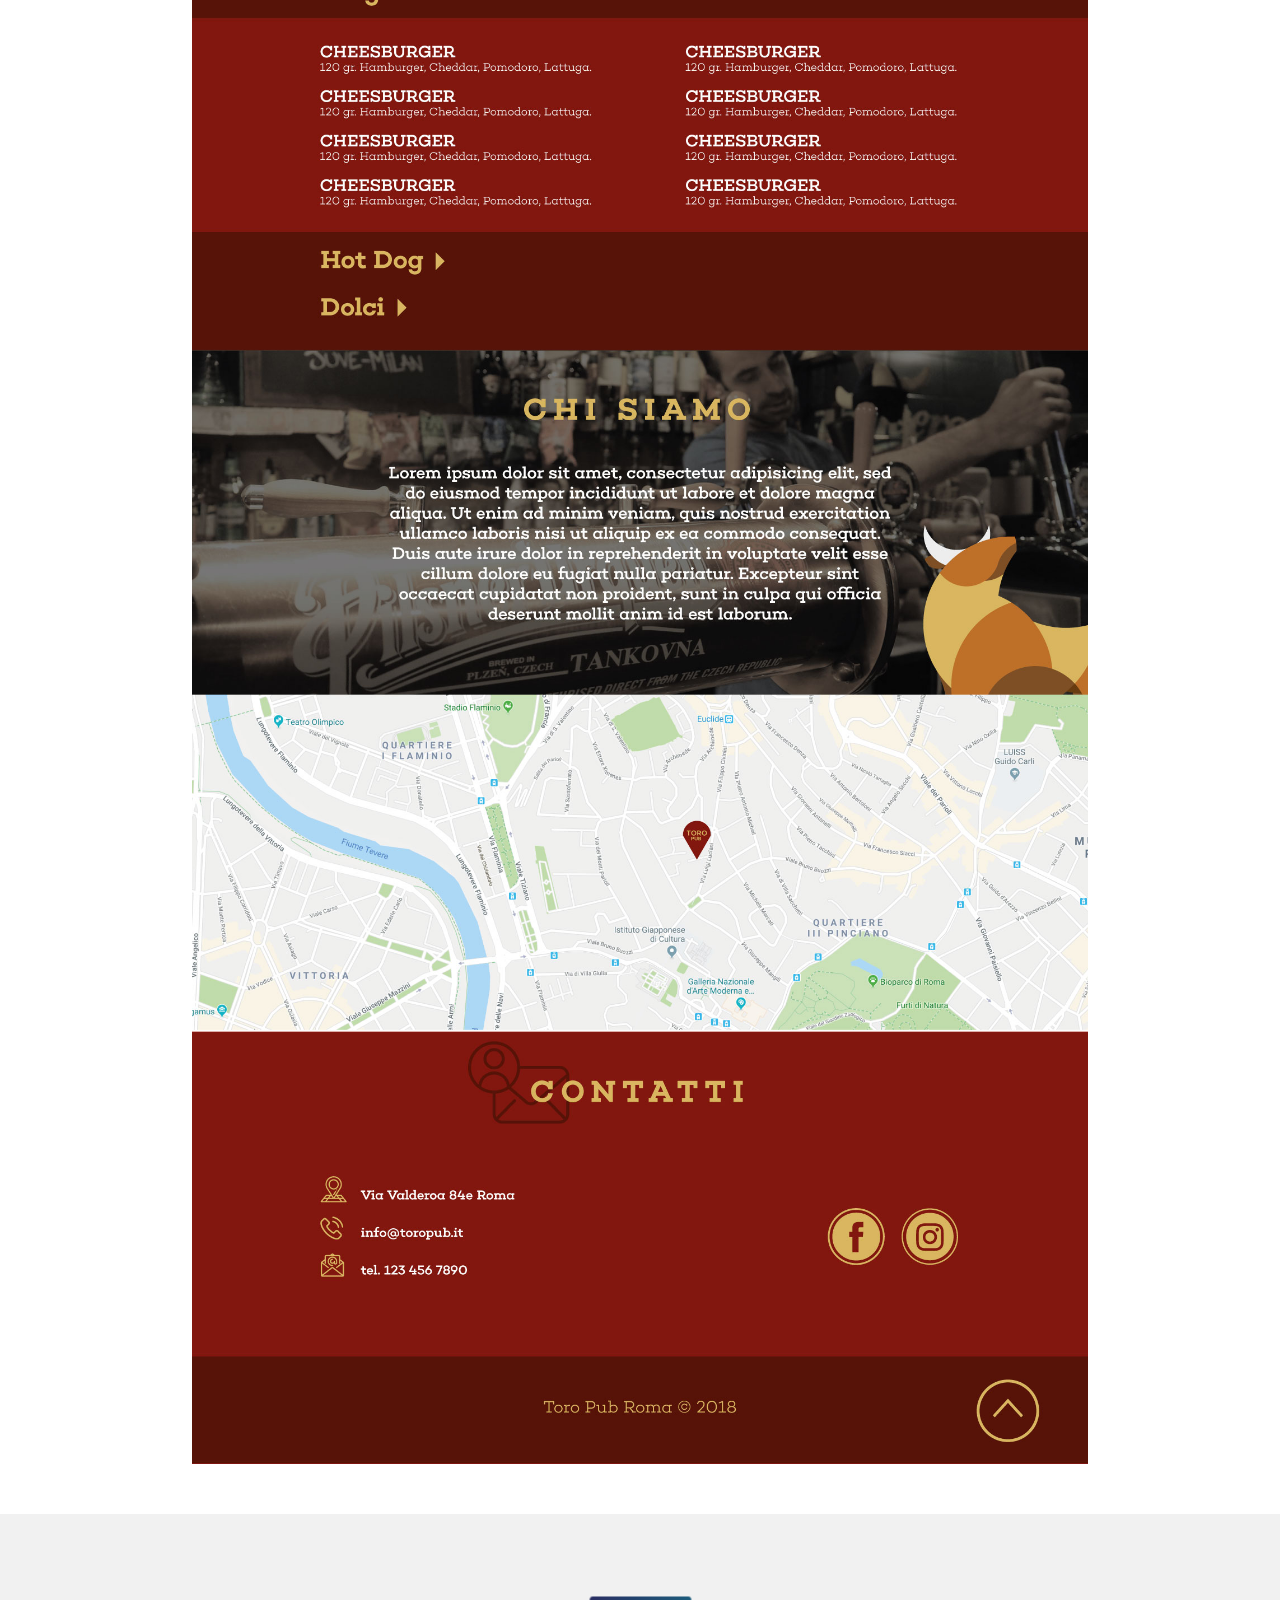
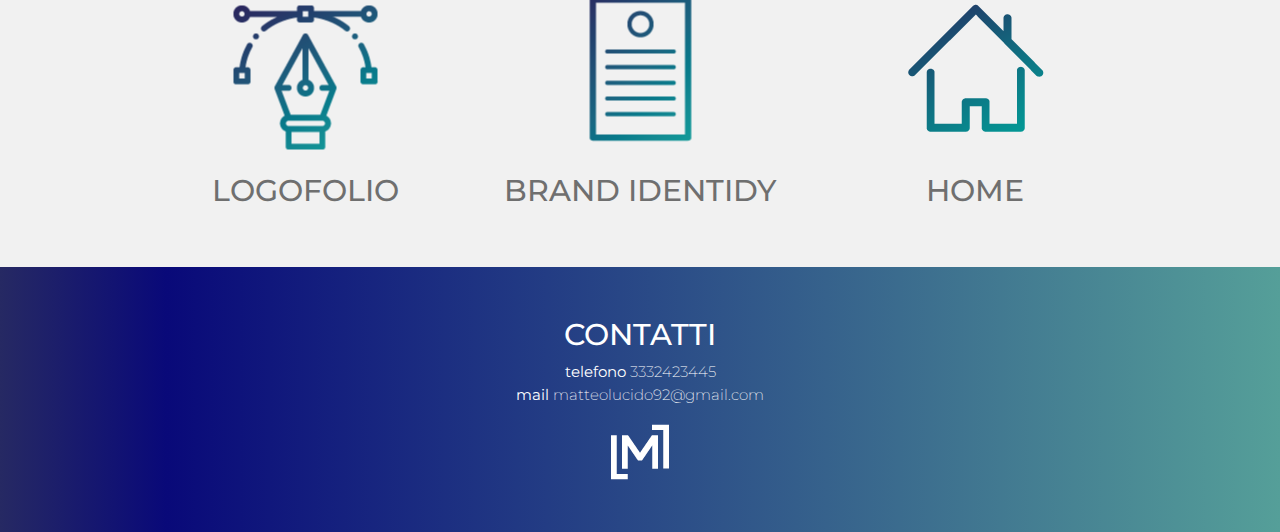
<file: web-design.html>
<!DOCTYPE html>
<html lang="en" dir="ltr">
  <head>
    <meta charset="utf-8">
    <title></title>
    <link href="https://fonts.googleapis.com/css?family=Montserrat:100,200,300,400,500,600,700,800" rel="stylesheet">
    <link rel="stylesheet" href="https://use.fontawesome.com/releases/v5.0.13/css/all.css" integrity="sha384-DNOHZ68U8hZfKXOrtjWvjxusGo9WQnrNx2sqG0tfsghAvtVlRW3tvkXWZh58N9jp" crossorigin="anonymous">
    <link rel="stylesheet" href="https://maxcdn.bootstrapcdn.com/bootstrap/4.0.0/css/bootstrap.min.css" integrity="sha384-Gn5384xqQ1aoWXA+058RXPxPg6fy4IWvTNh0E263XmFcJlSAwiGgFAW/dAiS6JXm" crossorigin="anonymous">
    <link rel="stylesheet" href="style.css">
    <title>Matteo Lucido web design</title>
  </head>
  <body>
    <header>
      <div class="container-fluid logo">
        <div class="img_logo">
          <a href="index.html">
            <img src="img/logo.png">
          </a>
        </div>
        <div class="text_logo">
          <h1>MATTEO LUCIDO</h1>
          <h4>PORTFOLIO</h4>
        </div>
      </div>
    </header>
    <div class="container-fluid jumbotrone">
      <div class="container">
        <div class="category logofolio">
          <div calss="box_img">
            <img class="img_responsive" src="img/webdesign-white.png">
          </div>
          <h1>WEB DESIGN</h1>
        </div>
      </div>
    </div>
    <div class="container-fluid light_g">
      <div class="container logofolio">
        <div calss="loghi_img">
          <img class="img_responsive" src="img/loghi/octopus.png">
          <p id="last">grafica del sito Octopus web agency</p>
        </div>
      </div>
      <div class="container web-design">
        <img class="img_responsive" src="img/web-design/sito-octopus.jpg">
      </div>
    </div>
    <div class="container logofolio">
      <div calss="loghi_img">
        <img class="img_responsive" src="img/loghi/toro.png">
        <p id="last">grafica del sito Toro pub</p>
      </div>
    </div>
    <div class="container web-design">
      <img class="img_responsive" src="img/web-design/sito-toro.jpg">
    </div>
    <div class="container-fluid light_g">
      <div class="nav">
        <div class="nav_box">
          <div calss="nav_img">
            <a href="logofolio.html">
              <img class="img_responsive" src="img/logofolio.png" onmouseover="this.src='img/logofolio-white2.png'" onmouseout="this.src='img/logofolio.png'" >
            </a>
          </div>
          <h1><a href="logofolio.html">LOGOFOLIO</a></h1>
        </div>
        <div class="nav_box">
          <div calss="nav_img">
            <a href="brand-identidy.html">
              <img class="img_responsive" src="img/brand-identidy.png" onmouseover="this.src='img/brand-identidy2.png'" onmouseout="this.src='img/brand-identidy.png'">
            </a>
          </div>
          <h1><a href="brand-identidy.html">BRAND IDENTIDY</a></h1>
        </div>
        <div class="nav_box">
          <div calss="nav_img">
            <a href="index.html">
              <img class="img_responsive" src="img/home.png" onmouseover="this.src='img/home-white.png'" onmouseout="this.src='img/home.png'">
            </a>
          </div>
          <h1><a href="index.html">HOME</a></h1>
        </div>
      </div>
      </div>
    </div>
    <footer>
      <h1>CONTATTI</h1>
      <p><b>telefono</b> 3332423445<br><b>mail</b> matteolucido92@gmail.com</p>
      <img class="img_responsive" src="img/logo-white.png">
    </footer>
  </body>
</html>
</file>
<file: style.css>
*{
  box-sizing: border-box;
  margin: 0;
  padding: 0;
  font-family: 'Montserrat', sans-serif;
  color: rgb(112,111,111);
}

.container{
  height: 100%;
  width: 70%;
  margin: 0 auto;
}

header{
  width: 100vw;
  height: auto;
}

.logo{
  margin: 10px 0 25px;
  text-align: center;
}

.img_logo{
  margin: 25px 0 5px;
}

.text_logo h1{
  font-size: 20px;
}

.text_logo h4{
  font-size: 15px;
  font-weight: 200;
  margin-top: -10px;
}

.jumbotrone{
  background: rgb(38,41,99);
  background: linear-gradient(90deg, rgba(38,41,99,1) 0%, rgba(9,9,121,1) 13%, rgba(85,159,153,1) 100%);
  width: 100vw;
  height: auto;
  padding: 50px 0 50px;
}

 .nav{
  display: flex;
  justify-content: space-between;
  align-items: center;
  flex-wrap: wrap;
  width: 80%;
  margin: 0 auto;
  padding: 50px 0 50px;
  flex-direction: row;
}

.jumbo{
  display: flex;
  justify-content: center;
  flex-direction: row;
  flex-wrap: wrap;
}

.box{
 display: flex;
 flex-direction: column;
 justify-content: center;
 text-align: center;
}

.nav_box{
 display: flex;
 flex-direction: column;
 justify-content: center;
 text-align: center;
 width: 33%;
}

a{
  color: rgb(111,111,111);
}

a:hover{
  color: rgb(170,170,170);
  text-decoration: none;
}

.jumbotrone h1, footer h1, .jumbotrone a, footer a{
  font-size: 30px;
  color: white;
}

.jumbotrone p, footer p{
  font-size: 15px;
  font-weight: 200;
  color: white;
}

.jumbotrone b, footer b{
  font-size: 15px;
  font-weight: 400;
  color: white;
}

.jumbotrone_text{
  height: auto;
  width: 60%;
  padding-right: 20px;
}

.jumbotrone_img{
  height: auto;
  width: 40%;
}

.jumbotrone_img img{
  width: 100%;
  height: auto;
  max-width: 400px;
}


.portfolio{
  display: flex;
  flex-direction: column;
  height: auto;
  width: 100vw;
}

.content{
  padding: 50px 0 50px;
  display: flex;
}



.loghi_img{
  height: auto;
  width: 400px;
  text-align: center;
  margin: 0 auto;
  display: flex;
  flex-direction: column;

}
.nav_img img{
  width: 150px;
}

.box h1, .category h1{
  margin-top: 20px;
}

.light_g{
  background-color: rgb(241,241,241);
}


footer{
  background: rgb(38,41,99);
  background: linear-gradient(90deg, rgba(38,41,99,1) 0%, rgba(9,9,121,1) 13%, rgba(85,159,153,1) 100%);
  width: 100vw;
  height: auto;
  padding: 50px 0 50px;
  text-align: center;
  color: white;
}

.logofolio{
  text-align: center;
  margin: 0 auto;
  height: auto;
  width: auto;
  padding: 50px 0 50px;
}


.logofolio b{
  font-size: 15px;
  font-weight: 400;
}


.logofolio p{
  font-size: 15px;
  font-weight: 200;
  margin: 25px 0 250px;
}

#last{
  margin-bottom: 0px;
}


.box h1, .nav_box h1{
  font-size: 30px;
}

.brand-identidy, .web-design{
  padding: 25px 0 50px;
}

.brand-identidy img, .web-design img{
  width: 100%;
}

@media screen and (max-width: 768px) {

  .jumbotrone_img {
    display: none;
  }

.jumbotrone_text {
  width: 100%;
  text-align: center;
}

.web-design {
  padding: 25px 0 25px;
  width: 100%;
}

.loghi_img {
  width: 70%;
  height: auto;
}

  @media screen and (min-width: 768px) {
    .responsive{
      display: none;
    }
</file>
